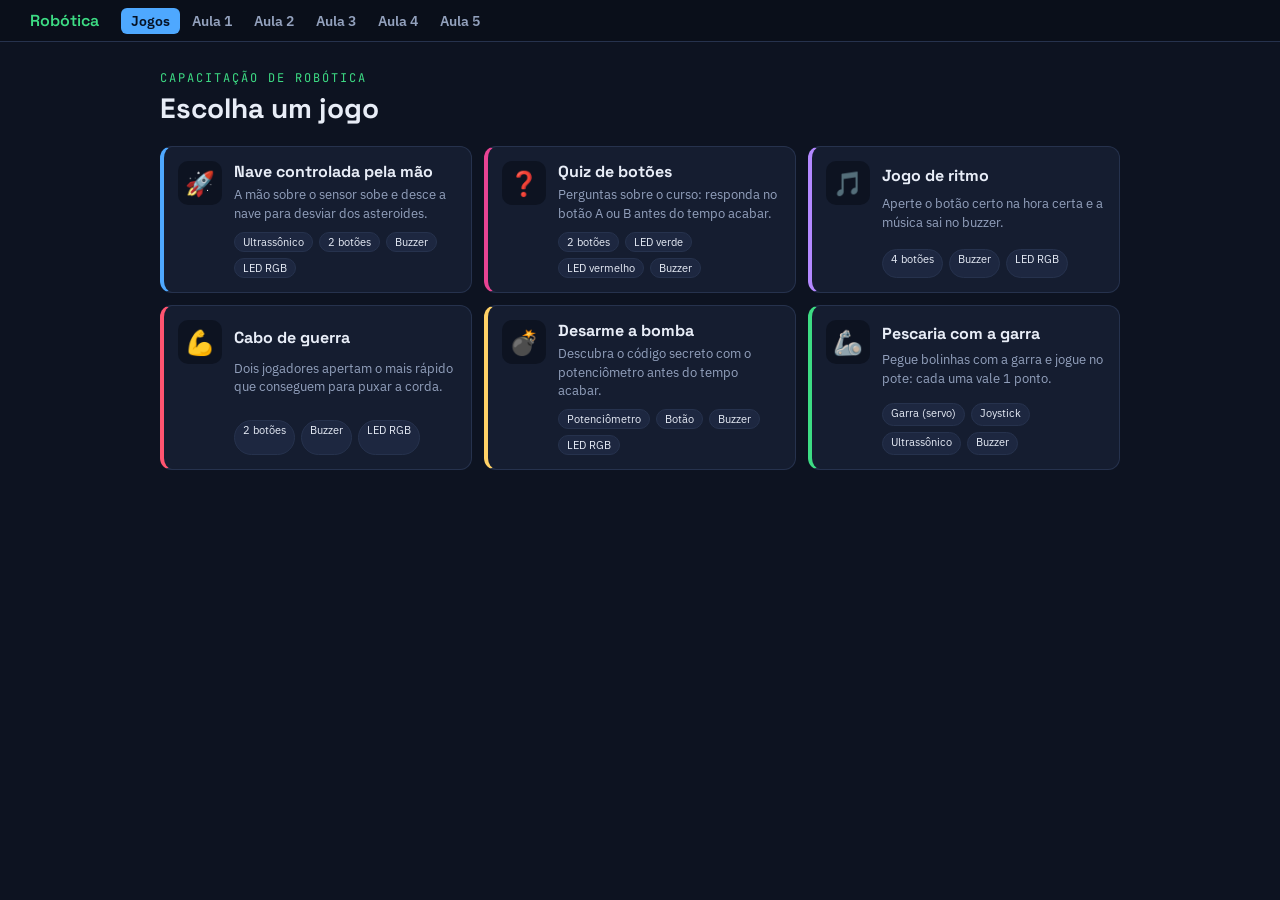
<file: index.html>
<!doctype html>
<html lang="pt-BR">
<head>
<meta charset="utf-8">
<meta name="viewport" content="width=device-width, initial-scale=1">
<link rel="preconnect" href="https://fonts.googleapis.com">
<link href="https://fonts.googleapis.com/css2?family=Space+Grotesk:wght@500;700&family=IBM+Plex+Sans:wght@400;600&family=JetBrains+Mono:wght@400;700&display=swap" rel="stylesheet">
<link rel="stylesheet" href="comum.css">
<title>Capacitação de Robótica</title>
<style>
  .capa { max-width: 1000px; margin: 0 auto; padding: 28px 20px 4px; }
  .capa .sobre { font-family: 'JetBrains Mono', monospace; color: var(--verde); letter-spacing: 2px; font-size: 12px; }
  .capa h1 { font-size: 28px; margin-top: 4px; }
  .grade { max-width: 1000px; margin: 0 auto; padding: 16px 20px 40px; display: grid; gap: 12px; grid-template-columns: repeat(auto-fill, minmax(300px, 1fr)); }
  .cartao { background: var(--painel); border: 1px solid var(--borda); border-radius: 12px; padding: 14px; display: grid; grid-template-columns: 44px 1fr; gap: 4px 12px; text-decoration: none; color: var(--texto); transition: border-color .15s, background .15s; border-left: 4px solid var(--cor); }
  .cartao:hover { border-color: var(--cor); background: #18223a; }
  .cartao .icone { font-size: 24px; width: 44px; height: 44px; border-radius: 10px; background: #0d1321; display: grid; place-items: center; grid-row: span 3; }
  .cartao h2 { font-size: 16px; align-self: center; }
  .cartao p { margin: 0; color: var(--suave); line-height: 1.45; font-size: 13px; }
  .cartao .pecas { margin-top: 4px; }
  .cartao .pecas li { font-size: 11px; padding: 2px 8px; }
</style>
</head>
<body>
<script src="comum.js"></script>
<script>document.write(menuHtml('Jogos'))</script>
<header class="capa">
  <div class="sobre">CAPACITAÇÃO DE ROBÓTICA</div>
  <h1>Escolha um jogo</h1>
</header>
<main class="grade" id="jogos"></main>
<script>
const JOGOS = [
  ['nave', '🚀', 'Nave controlada pela mão', 'A mão sobre o sensor sobe e desce a nave para desviar dos asteroides.', ['Ultrassônico', '2 botões', 'Buzzer', 'LED RGB'], '#4ea8ff'],
  ['quiz', '❓', 'Quiz de botões', 'Perguntas sobre o curso: responda no botão A ou B antes do tempo acabar.', ['2 botões', 'LED verde', 'LED vermelho', 'Buzzer'], '#e84393'],
  ['ritmo', '🎵', 'Jogo de ritmo', 'Aperte o botão certo na hora certa e a música sai no buzzer.', ['4 botões', 'Buzzer', 'LED RGB'], '#b388ff'],
  ['cabo', '💪', 'Cabo de guerra', 'Dois jogadores apertam o mais rápido que conseguem para puxar a corda.', ['2 botões', 'Buzzer', 'LED RGB'], '#ff5470'],
  ['bomba', '💣', 'Desarme a bomba', 'Descubra o código secreto com o potenciômetro antes do tempo acabar.', ['Potenciômetro', 'Botão', 'Buzzer', 'LED RGB'], '#ffd166'],
  ['pescaria', '🦾', 'Pescaria com a garra', 'Pegue bolinhas com a garra e jogue no pote: cada uma vale 1 ponto.', ['Garra (servo)', 'Joystick', 'Ultrassônico', 'Buzzer'], '#3ddc84'],
];
const cartao = ([href, icone, nome, desc, pecas, cor]) => `
  <a class="cartao" style="--cor:${cor}" href="${href.includes('.') ? href : href + '.html'}">
    <div class="icone">${icone}</div><h2>${nome}</h2><p>${desc}</p>
    <ul class="pecas">${pecas.map(p => `<li>${p}</li>`).join('')}</ul>
  </a>`;
document.getElementById('jogos').innerHTML = JOGOS.map(cartao).join('');
</script>
</body>
</html>
</file>
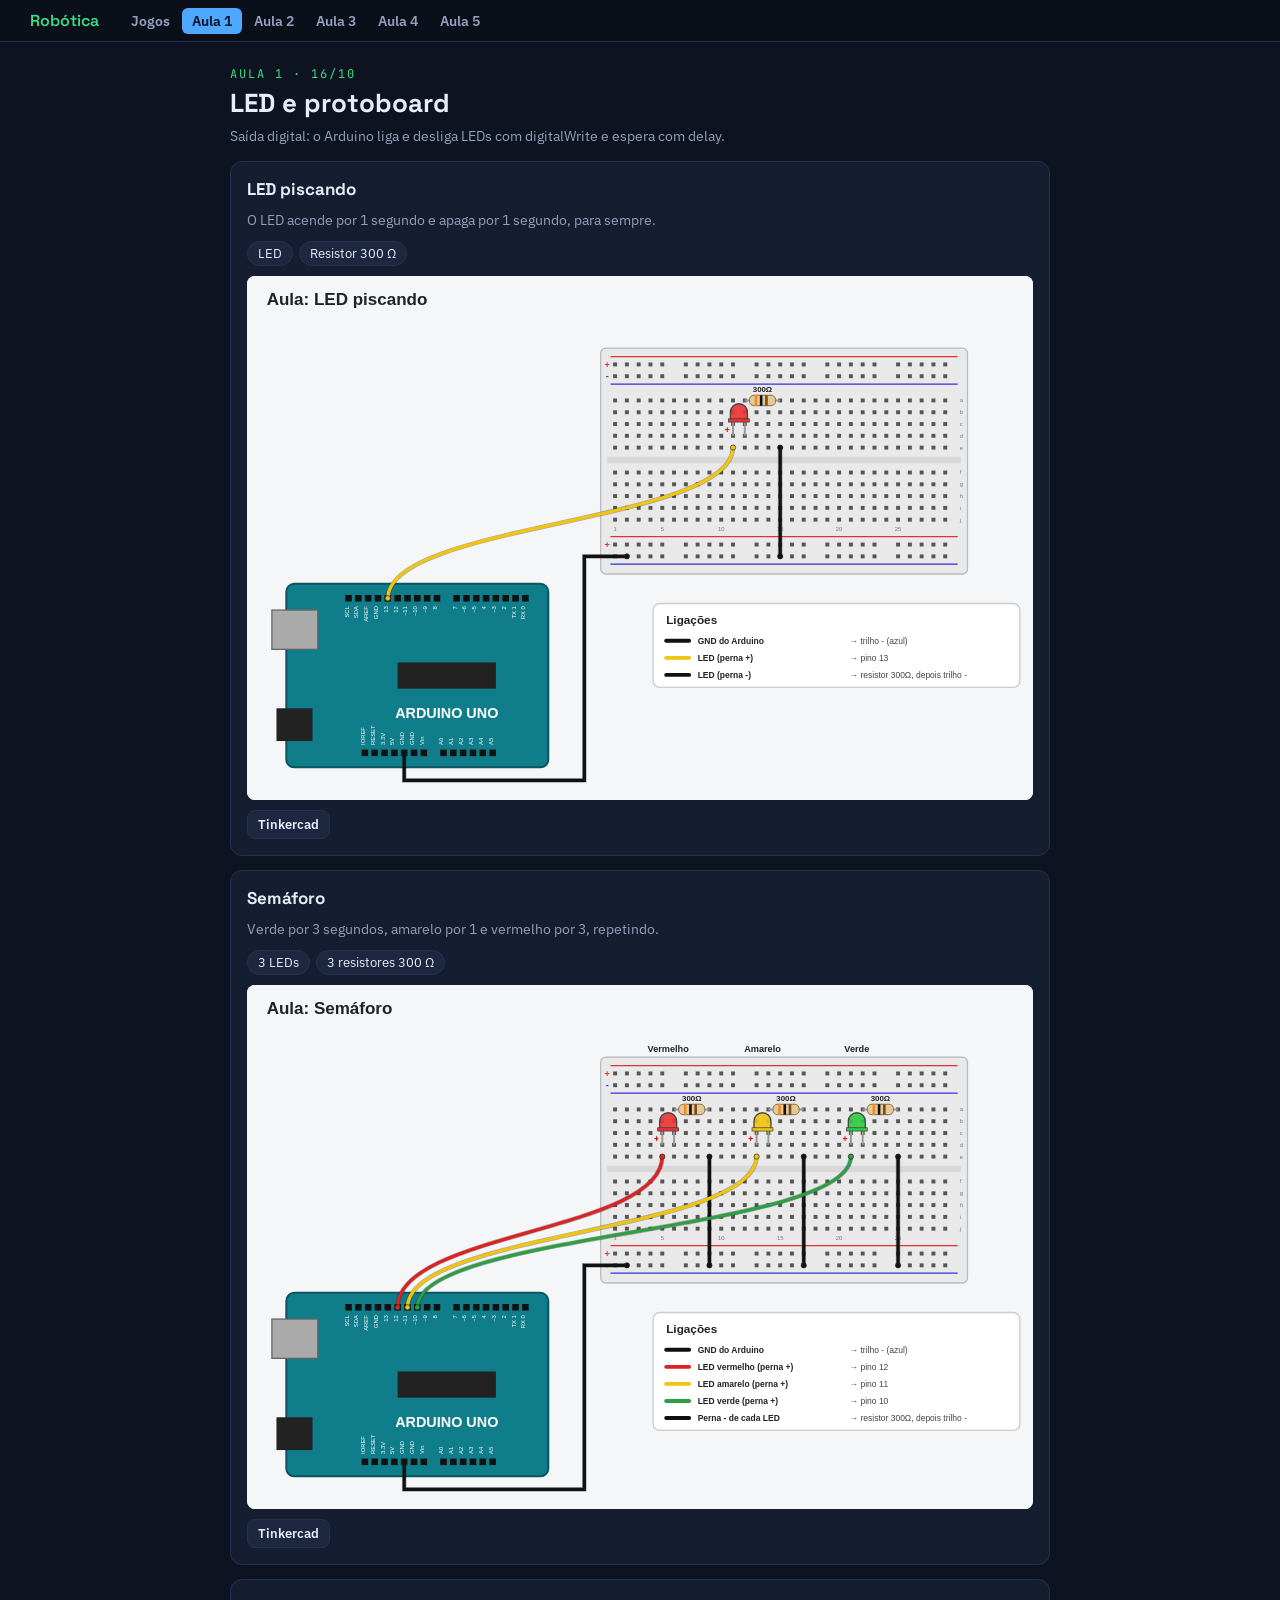
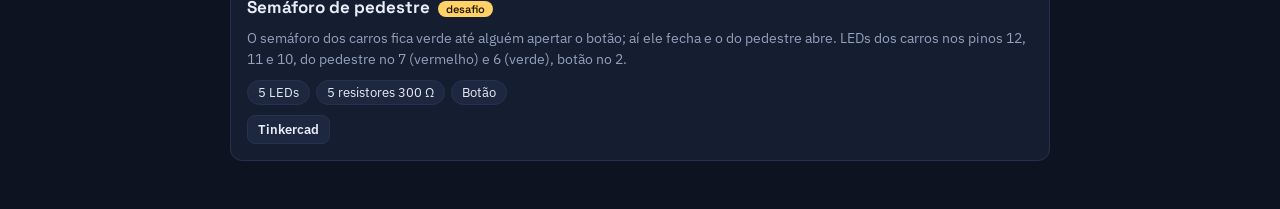
<file: aula.html>
<!doctype html>
<html lang="pt-BR">
<head>
<meta charset="utf-8">
<meta name="viewport" content="width=device-width, initial-scale=1">
<link rel="preconnect" href="https://fonts.googleapis.com">
<link href="https://fonts.googleapis.com/css2?family=Space+Grotesk:wght@500;700&family=IBM+Plex+Sans:wght@400;600&family=JetBrains+Mono:wght@400;700&display=swap" rel="stylesheet">
<link rel="stylesheet" href="comum.css">
<title>Aulas · Robótica</title>
<style>
  .aula { max-width: 860px; margin: 0 auto; padding: 24px 20px 48px; display: flex; flex-direction: column; gap: 14px; }
  .aula .sobre { font-family: 'JetBrains Mono', monospace; color: var(--verde); letter-spacing: 2px; font-size: 12px; }
  .aula h1 { font-size: 26px; margin-top: 4px; }
  .aula .tema { color: var(--suave); font-size: 14px; margin: 6px 0 0; line-height: 1.5; }
  .proj { background: var(--painel); border: 1px solid var(--borda); border-radius: 12px; padding: 16px; display: flex; flex-direction: column; gap: 10px; }
  .proj h2 { font-size: 17px; }
  .proj .tag { font-size: 11px; font-weight: 600; color: #221a00; background: var(--amarelo); border-radius: 999px; padding: 1px 8px; margin-left: 8px; vertical-align: middle; }
  .proj p { margin: 0; line-height: 1.5; font-size: 14px; color: var(--suave); }
  .proj img { width: 100%; border-radius: 8px; background: #f4f6f8; display: block; }
  .proj .links { display: flex; gap: 8px; flex-wrap: wrap; }
  .proj .links a { background: #1d2740; border: 1px solid var(--borda); border-radius: 8px; padding: 5px 10px; text-decoration: none; color: var(--texto); font-weight: 600; font-size: 13px; }
  .proj .links a:hover { border-color: var(--azul); }
  .proj details summary { cursor: pointer; font-weight: 600; color: var(--azul); font-size: 14px; }
  .proj pre { background: #0a0f1a; border: 1px solid var(--borda); border-radius: 10px; padding: 12px; overflow: auto; max-height: 420px; font-size: 13px; line-height: 1.45; margin: 8px 0 0; }
  .blocos { display: flex; flex-direction: column; gap: 8px; }
  .grupo { font-family: 'Space Grotesk', Arial, sans-serif; font-size: 15px; color: var(--suave); margin: 8px 0 -4px; text-transform: uppercase; letter-spacing: 1px; }
</style>
</head>
<body>
<script src="comum.js"></script>
<div id="menu"></div>
<main class="aula" id="aula"></main>
<script>
const TK = id => 'https://www.tinkercad.com/things/' + id;
// Cada projeto: titulo, texto, pecas, esquema (svg), codigo (.ino) ou blocos (imagens), links extras
const AULAS = {
  1: { data: '16/10', titulo: 'LED e protoboard', tema: 'Saída digital: o Arduino liga e desliga LEDs com digitalWrite e espera com delay.', projetos: [
    { titulo: 'LED piscando', texto: 'O LED acende por 1 segundo e apaga por 1 segundo, para sempre.', pecas: ['LED', 'Resistor 300 Ω'], esquema: 'aulas/01_led_piscando', codigo: 'aula1/led_piscando', links: [['Tinkercad', TK('7gEm8Jbq8td')]] },
    { titulo: 'Semáforo', texto: 'Verde por 3 segundos, amarelo por 1 e vermelho por 3, repetindo.', pecas: ['3 LEDs', '3 resistores 300 Ω'], esquema: 'aulas/02_semaforo', codigo: 'aula1/semaforo', links: [['Tinkercad', TK('5s8k3tmGoYp')]] },
    { titulo: 'Semáforo de pedestre', tag: 'desafio', texto: 'O semáforo dos carros fica verde até alguém apertar o botão; aí ele fecha e o do pedestre abre. LEDs dos carros nos pinos 12, 11 e 10, do pedestre no 7 (vermelho) e 6 (verde), botão no 2.', pecas: ['5 LEDs', '5 resistores 300 Ω', 'Botão'], codigo: 'aula1/semaforo_pedestre', links: [['Tinkercad', TK('1Vlmrn4FxMz')]] },
  ] },
  2: { data: '19/10', titulo: 'Botões e som', tema: 'Entrada digital: o Arduino lê o botão com digitalRead e toca notas no buzzer com tone.', projetos: [
    { titulo: 'Campainha', texto: 'Enquanto o botão está apertado, o buzzer toca. O botão usa INPUT_PULLUP: não precisa de resistor.', pecas: ['Botão', 'Buzzer'], esquema: 'aulas/04_campainha', codigo: 'aula2/campainha' },
    { titulo: 'Piano', texto: 'Quatro botões, quatro notas: dó, ré, mi e fá.', pecas: ['4 botões', 'Buzzer'], esquema: 'aulas/09_piano', codigo: 'aula2/piano' },
    { titulo: 'Brilha, brilha, estrelinha', texto: 'A música inteira tocando no buzzer do pino 8. Usa a mesma montagem do piano (só o buzzer).', pecas: ['Buzzer'], codigo: 'aula2/brilha_brilha' },
    { titulo: 'Genius', tag: 'extra', texto: 'Jogo da memória: os LEDs acendem numa sequência e é preciso repetir nos botões.', pecas: ['4 botões', '4 LEDs', '4 resistores 300 Ω', 'Buzzer'], esquema: 'aulas/10_genius', codigo: 'aula2/genius' },
    { titulo: 'Sensor de temperatura DHT11', tag: 'extra', texto: 'Lê a temperatura e a umidade e mostra no Monitor Serial. Precisa da biblioteca "DHT sensor library".', pecas: ['DHT11', 'Resistor 10 kΩ'], esquema: 'aulas/11_dht11', codigo: 'aula2/dht11' },
  ] },
  3: { data: '21/10', titulo: 'Luz, cor e sensores', tema: 'Entrada analógica (0 a 1023) e o alarme do Missão Impossível, montado uma peça de cada vez sem desmontar nada.', projetos: [
    { grupo: 'O alarme, arquivo por arquivo' },
    { titulo: 'Etapa 0: preparar a protoboard', texto: '5V no + de baixo, GND no − de baixo e fios ligando os trilhos de baixo aos de cima. Vale para todas as montagens daqui em diante.', esquema: 'aulas/11b_aula3_etapa0' },
    { titulo: 'Arquivo 01: potenciômetro', texto: 'O Monitor Serial mostra o valor do potenciômetro, de 0 a 1023.', pecas: ['Potenciômetro'], esquema: 'aulas/12_aula3_etapa1', codigo: 'aula3/01_potenciometro' },
    { titulo: 'Arquivo 02: brilho do LED', texto: 'O potenciômetro controla o brilho do LED.', pecas: ['LED', 'Resistor 300 Ω'], esquema: 'aulas/13_aula3_etapa2', codigo: 'aula3/02_led_brilho' },
    { titulo: 'Arquivo 03: LDR', texto: 'O LDR mede a luz; se escurecer, o LED acende.', pecas: ['LDR', 'Resistor 10 kΩ'], esquema: 'aulas/14_aula3_etapa3', codigo: 'aula3/03_ldr', links: [['Tinkercad', TK('21bJt5S1oA1')]] },
    { titulo: 'Arquivos 04 e 05: alarme com laser', texto: 'O laser aponta para o LDR. Se alguém cortar o feixe, o buzzer dispara. O botão liga e desliga o alarme.', pecas: ['Mini laser', 'Buzzer', 'Botão'], esquema: 'aulas/15_aula3_etapa5', codigo: 'aula3/05_botao_liga_desliga' },
    { titulo: 'Arquivo 06: LED RGB', texto: 'O LED RGB mostra o estado do alarme: desligado, calmo ou disparado.', pecas: ['LED RGB', '3 resistores 300 Ω'], esquema: 'aulas/16_aula3_etapa6', codigo: 'aula3/06_led_rgb' },
    { titulo: 'Arquivo 07: temperatura', texto: 'O DHT11 entra no alarme: se a sala esquentar acima do limite, ele dispara.', pecas: ['DHT11', 'Resistor 10 kΩ'], esquema: 'aulas/17_aula3_etapa7', codigo: 'aula3/07_temperatura' },
    { titulo: 'Arquivo 08: presença', tag: 'extra', texto: 'O sensor ultrassônico entra no alarme: se alguém chegar perto, ele dispara.', pecas: ['Sensor ultrassônico'], esquema: 'aulas/18_aula3_etapa8', codigo: 'aula3/08_ultrassonico' },
    { grupo: 'Desafios (usam a montagem do alarme)' },
    { titulo: 'Sirene', texto: 'O alarme alterna entre dois tons, como uma sirene.', codigo: 'aula3/09_desafio_sirene' },
    { titulo: 'Cores', texto: 'Com o alarme calmo, o LED RGB mostra uma cor misturada.', codigo: 'aula3/10_desafio_cores' },
    { titulo: 'Música do Missão Impossível', texto: 'A música tocando no buzzer, nota por nota.', codigo: 'aula3/11_desafio_musica' },
    { titulo: 'Termômetro colorido', texto: 'O LED RGB mostra a temperatura: azul frio, verde ok, vermelho quente.', codigo: 'aula3/13_desafio_termometro' },
    { titulo: 'Instrumento de um botão', texto: 'Segurando o botão, o buzzer toca; o potenciômetro escolhe a nota.', codigo: 'aula3/14_desafio_theremin' },
    { titulo: 'Luz noturna', texto: 'Quanto mais escuro no LDR, mais forte o LED.', codigo: 'aula3/15_desafio_luz_noturna' },
    { titulo: 'Cor no potenciômetro', texto: 'Girando o potenciômetro, o LED RGB vai do azul ao vermelho.', codigo: 'aula3/16_desafio_cor_girando' },
    { titulo: 'Botão de cores', texto: 'Cada aperto do botão troca a cor do LED RGB.', codigo: 'aula3/17_desafio_botao_cores' },
  ] },
  4: { data: '28/10', titulo: 'Distância e movimento', tema: 'Sensor ultrassônico (distância pelo eco) e servo motor (ir até um ângulo), com programação em blocos no Tinkercad.', projetos: [
    { titulo: 'Radar', texto: 'O servo gira o sensor de 15 a 165 graus e a tela desenha os objetos. O buzzer apita quando o feixe passa por um objeto.', pecas: ['Servo', 'Sensor ultrassônico', 'Buzzer'], esquema: 'aulas/43_aula4_etapa3', blocos: ['aula4/radar'], links: [['Tinkercad para montar', TK('cL28PivlSvx')], ['Tela do radar', 'radar.html']] },
    { titulo: 'Sensor de ré', texto: 'Três LEDs mostram se o objeto está longe (verde), perto (amarelo) ou muito perto (vermelho), com bip.', pecas: ['Sensor ultrassônico', '3 LEDs', '3 resistores 300 Ω', 'Buzzer'], esquema: 'aulas/44_aula4_sensor_re', blocos: ['aula4/sensor_re'], links: [['Tinkercad para montar', TK('9xckcBXKCl0')], ['Tela do sensor de ré', 'sensor-re.html']] },
    { titulo: 'Garra com joystick', texto: 'O joystick abre e fecha a garra montada no servo. Monte a garra com o servo parado em 60 graus (fechada); aberta é 150.', pecas: ['Servo com a garra', 'Joystick'], esquema: 'aulas/45_aula4_garra', blocos: ['aula4/garra'], links: [['Tinkercad para montar', TK('1joqnIWhsd8')]] },
  ] },
  5: { data: '30/10', titulo: 'Display e jogos', tema: 'Display de 7 segmentos mostrando os números de 0 a 9, e os jogos com tela no computador.', projetos: [
    { titulo: 'Display 0 a 9', texto: 'Sete LEDs em forma de 8: acendendo uns e apagando outros, aparece um número. Os blocos contam de 0 a 3; continuar até o 9 é o desafio.', pecas: ['Display de 7 segmentos', 'Resistor 300 Ω'], esquema: 'display', links: [['Abrir a página do display', 'display.html']] },
    { titulo: 'Os 6 jogos', texto: 'Nave, quiz, ritmo, cabo de guerra, desarme a bomba e pescaria com a garra, cada um com montagem e tela.', links: [['Ver os jogos', './']] },
  ] },
};

function mostrar() {
  const n = Number(location.hash.slice(1)) || 1;
  const a = AULAS[n] || AULAS[1];
  document.getElementById('menu').innerHTML = menuHtml('Aula ' + n);
  document.title = `Aula ${n} · Robótica`;
  const el = document.getElementById('aula');
  el.innerHTML = `<header><div class="sobre">AULA ${n} · ${a.data}</div><h1>${a.titulo}</h1><p class="tema">${a.tema}</p></header>` +
    a.projetos.map((p, i) => p.grupo ? `<h2 class="grupo">${p.grupo}</h2>` : `
    <section class="proj">
      <h2>${p.titulo}${p.tag ? `<span class="tag">${p.tag}</span>` : ''}</h2>
      <p>${p.texto}</p>
      ${p.pecas ? `<ul class="pecas">${p.pecas.map(x => `<li>${x}</li>`).join('')}</ul>` : ''}
      ${p.esquema ? `<a href="esquemas/${p.esquema}.svg" target="_blank"><img src="esquemas/${p.esquema}.svg" alt="Montagem: ${p.titulo}" loading="lazy"></a>` : ''}
      ${p.blocos ? `<div class="blocos">${p.blocos.map(b => `<img src="blocos/${b}.png" alt="Blocos: ${p.titulo}" loading="lazy">`).join('')}</div>` : ''}
      ${p.links ? `<div class="links">${p.links.map(([t, h]) => `<a href="${h}"${h.startsWith('http') ? ' target="_blank"' : ''}>${t}</a>`).join('')}</div>` : ''}
    </section>`).join('');
  scrollTo(0, 0);
}
addEventListener('hashchange', mostrar);
mostrar();
</script>
</body>
</html>
</file>
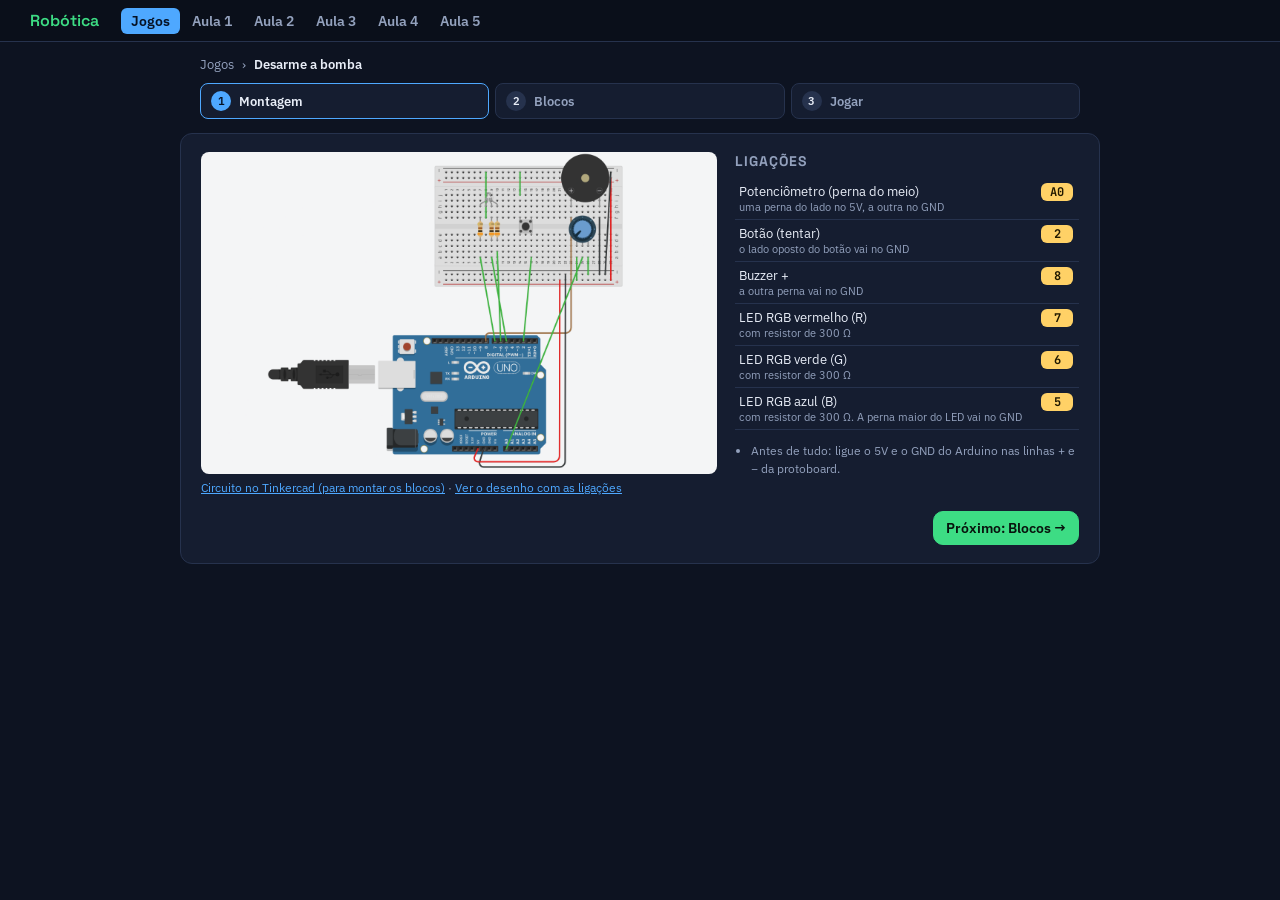
<file: bomba.html>
<!doctype html>
<html lang="pt-BR">
<head>
<meta charset="utf-8">
<meta name="viewport" content="width=device-width, initial-scale=1">
<link rel="preconnect" href="https://fonts.googleapis.com">
<link href="https://fonts.googleapis.com/css2?family=Space+Grotesk:wght@500;700&family=IBM+Plex+Sans:wght@400;600&family=JetBrains+Mono:wght@400;700&display=swap" rel="stylesheet">
<link rel="stylesheet" href="comum.css">
<title>Robótica</title>
</head>
<body>
<script src="comum.js"></script>
<script>
montarPagina({
  id: 'bomba',
  tinkercad: 'https://www.tinkercad.com/things/dgJqslTmTUx',
  titulo: 'Desarme a bomba',
  descricao: 'A bomba tem um código secreto de 4 números. Gire o potenciômetro para escolher o número (0 a 9) e aperte o botão para tentar. Errou, a tela diz se o certo é maior ou menor e o relógio perde 5 segundos. O buzzer faz o tique-taque, que acelera no final, e o LED pisca junto. Descubra os 4 números antes do tempo acabar!',
  pecas: ['Potenciômetro', 'Botão', 'Buzzer', 'LED RGB', '3 resistores 300 Ω'],
  ligacoes: [
    ['Potenciômetro (perna do meio)', 'A0', 'uma perna do lado no 5V, a outra no GND'],
    ['Botão (tentar)', '2', 'o lado oposto do botão vai no GND'],
    ['Buzzer +', '8', 'a outra perna vai no GND'],
    ['LED RGB vermelho (R)', '7', 'com resistor de 300 Ω'],
    ['LED RGB verde (G)', '6', 'com resistor de 300 Ω'],
    ['LED RGB azul (B)', '5', 'com resistor de 300 Ω. A perna maior do LED vai no GND'],
  ],
  teclado: 'Sem Arduino: mouse para os lados escolhe o número, espaço tenta',
  teclas: { ' ': 'B1' },
});

const DIGITOS = 4, TEMPO = 60, MULTA = 5;
let estado = 'parado';   // parado, jogando, desarmou, explodiu
musica([220, 0, 0, 233, 220, 0, 0, 0, 220, 0, 0, 262, 247, 0, 0, 0], () => estado === 'jogando', 180);
let codigo = [], certos = 0, numero = 0, restante = TEMPO, proximoTique = 0;
let dica = '', dicaT = 0, tentativas = 0, flash = 0, fimEm = 0, girar = 0;

Arduino.aoReceber = linha => {
  if (linha === 'B1') return tentar();
  // aceita P512, p512, P 512 ou 512 sozinho (se o bloco do P ficou com nova linha, o número chega na linha de baixo)
  const valor = linha.match(/^P?\s*:?\s*(\d+)/i);
  if (valor) numero = Math.min(9, Math.floor(Number(valor[1]) / 1024 * 10));
};
document.addEventListener('mousemove', e => {
  if (Arduino.escritor) return;
  numero = Math.min(9, Math.max(0, Math.floor(e.clientX / innerWidth * 10)));
});

function comecar() {
  codigo = Array.from({ length: DIGITOS }, () => Math.floor(Math.random() * 10));
  certos = 0; restante = TEMPO; proximoTique = TEMPO; tentativas = 0; dica = ''; estado = 'jogando';
}
function tentar() {
  if (estado !== 'jogando') { if (estado === 'parado' || performance.now() - fimEm > 2000) comecar(); return; }
  tentativas++;
  if (numero === codigo[certos]) {
    certos++; dica = 'CERTO!'; dicaT = 1.2;
    Arduino.enviar('a'); som(1300, 120);
    if (certos === DIGITOS) {
      estado = 'desarmou'; fimEm = performance.now();
      recorde('bomba', Math.round(restante * 10));
      Arduino.enviar('f'); ledDaTela('g'); som(1568, 400);
    }
  } else {
    restante -= MULTA;
    dica = numero < codigo[certos] ? 'É MAIOR ▲' : 'É MENOR ▼'; dicaT = 2;
    Arduino.enviar('e'); som(300, 250);
  }
}

function painelDigito(ctx, x, y, w, h, valor, cor, borda, s, fantasma = true) {
  ctx.fillStyle = '#0a0f1a'; ctx.strokeStyle = borda; ctx.lineWidth = 4 * s;
  ctx.beginPath(); ctx.roundRect(x, y, w, h, 14 * s); ctx.fill(); ctx.stroke();
  ctx.font = `700 ${h * 0.7}px 'JetBrains Mono', monospace`; ctx.textAlign = 'center'; ctx.textBaseline = 'middle';
  if (fantasma) ctx.fillStyle = '#1b2236', ctx.fillText('8', x + w / 2, y + h / 2 + 4 * s);  // segmentos apagados ao fundo
  ctx.fillStyle = cor; ctx.fillText(valor, x + w / 2, y + h / 2 + 4 * s);
}

let antes = performance.now();
function quadro(agora) {
  requestAnimationFrame(quadro);
  const dt = Math.min(0.1, (agora - antes) / 1000); antes = agora;
  const { ctx, W, H, s } = prepararTela();
  flash = Math.max(0, flash - dt);
  ctx.fillStyle = estado === 'explodiu' && flash > 0 ? `rgba(255,${120 - flash * 100},60,1)` : '#0d1321';
  ctx.fillRect(0, 0, W, H);

  if (estado === 'jogando') {
    restante -= dt;
    // tique-taque: 1 por segundo, 2 nos últimos 10 s, 4 nos últimos 5 s
    if (restante <= proximoTique) {
      Arduino.enviar('t'); som(2000, 15);  // o 6 no Arduino já pisca o LED amarelo
      ledDaTela('y'); setTimeout(() => ledDaTela('o'), 80);
      proximoTique -= restante > 10 ? 1 : restante > 5 ? 0.5 : 0.25;
    }
    if (restante <= 0) {
      restante = 0; estado = 'explodiu'; flash = 1.2; fimEm = performance.now();
      Arduino.enviar('x'); ledDaTela('r'); som(80, 900);
    }
  }
  dicaT -= dt;
  const tremor = estado === 'explodiu' && flash > 0 ? (Math.random() - 0.5) * 30 * s * flash : 0;
  ctx.save(); ctx.translate(tremor, tremor);

  // bomba: corpo, pavio e painel do relógio
  const cx = W / 2, top = H * 0.08, pw = Math.min(W * 0.8, 820 * s), ph = Math.min(H * 0.82, 560 * s);
  const px = cx - pw / 2;
  ctx.fillStyle = '#2a2f3d'; ctx.strokeStyle = '#444b60'; ctx.lineWidth = 6 * s;
  ctx.beginPath(); ctx.roundRect(px, top, pw, ph, 30 * s); ctx.fill(); ctx.stroke();
  // fios coloridos
  ['#ff5470', '#4ea8ff', '#ffd166', '#3ddc84'].forEach((cor, i) => {
    ctx.strokeStyle = cor; ctx.lineWidth = 8 * s;
    ctx.beginPath(); ctx.moveTo(px + 40 * s, top + 60 * s + i * 22 * s);
    ctx.bezierCurveTo(px + 120 * s, top + 20 * s + i * 30 * s, px + pw - 120 * s, top + 120 * s - i * 20 * s, px + pw - 40 * s, top + 60 * s + i * 22 * s);
    ctx.stroke();
  });
  // relógio
  const seg = Math.max(0, restante);
  const tempoTxt = `${String(Math.floor(seg / 60)).padStart(2, '0')}:${String(Math.floor(seg % 60)).padStart(2, '0')}`;
  const rw = pw * 0.6, rh = ph * 0.24, rx = cx - rw / 2, ry = top + ph * 0.3;
  painelDigito(ctx, rx, ry, rw, rh, '', '#ff3355', '#5a1020', s, false);
  ctx.font = `700 ${rh * 0.75}px 'JetBrains Mono', monospace`; ctx.textAlign = 'center'; ctx.textBaseline = 'middle';
  ctx.fillStyle = '#2a0d14'; ctx.fillText('88:88', cx, ry + rh / 2 + 4 * s);
  ctx.fillStyle = seg <= 10 && Math.floor(seg * 4) % 2 ? '#ff8899' : '#ff3355'; ctx.fillText(tempoTxt, cx, ry + rh / 2 + 4 * s);

  // dígitos do código
  const dw = Math.min(110 * s, pw / 6), dh = dw * 1.35, gap = 22 * s;
  const dx0 = cx - (DIGITOS * dw + (DIGITOS - 1) * gap) / 2, dy = ry + rh + 40 * s;
  for (let i = 0; i < DIGITOS; i++) {
    const x = dx0 + i * (dw + gap);
    if (i < certos) painelDigito(ctx, x, dy, dw, dh, String(codigo[i]), '#3ddc84', '#3ddc84', s);
    else if (i === certos && estado === 'jogando') painelDigito(ctx, x, dy, dw, dh, String(numero), '#ffd166', '#ffd166', s);
    else painelDigito(ctx, x, dy, dw, dh, estado === 'explodiu' ? String(codigo[i]) : '', '#ff5470', '#444b60', s);
  }
  ctx.restore();

  if (dicaT > 0) texto(ctx, dica, cx, top + ph + 50 * s, 46 * s, dica === 'CERTO!' ? '#3ddc84' : '#ffd166');
  if (estado === 'parado') {
    ctx.fillStyle = 'rgba(13,19,33,.85)'; ctx.fillRect(0, 0, W, H);
    texto(ctx, 'DESARME A BOMBA', W / 2, H / 2 - 80 * s, 72 * s, '#ff5470');
    texto(ctx, `Descubra o código de ${DIGITOS} números em ${TEMPO} segundos`, W / 2, H / 2 - 10 * s, 28 * s, '#fff', 'center', 500);
    texto(ctx, 'Gire o potenciômetro e aperte o botão. A tela avisa se é maior ou menor.', W / 2, H / 2 + 30 * s, 22 * s, '#93a1bd', 'center', 500);
    texto(ctx, 'Aperte o botão para começar', W / 2, H / 2 + 90 * s, 26 * s, '#ffd166', 'center', 500);
    texto(ctx, `Número no potenciômetro: ${numero}`, W / 2, H / 2 + 140 * s, 26 * s, '#fff', 'center', 500);
  }
  if (estado === 'desarmou') {
    ctx.fillStyle = 'rgba(10,40,25,.85)'; ctx.fillRect(0, 0, W, H);
    texto(ctx, 'BOMBA DESARMADA!', W / 2, H / 2 - 60 * s, 76 * s, '#3ddc84');
    texto(ctx, `sobraram ${Math.round(restante)} segundos · ${tentativas} tentativas · recorde ${recorde('bomba', 0)} pontos`, W / 2, H / 2 + 10 * s, 26 * s, '#fff', 'center', 500);
    texto(ctx, 'Aperte o botão para jogar de novo', W / 2, H / 2 + 70 * s, 24 * s, '#ffd166', 'center', 500);
  }
  if (estado === 'explodiu' && flash <= 0) {
    ctx.fillStyle = 'rgba(40,8,12,.8)'; ctx.fillRect(0, 0, W, H);
    texto(ctx, 'BUM!', W / 2, H / 2 - 60 * s, 120 * s, '#ff5470');
    texto(ctx, `o código era ${codigo.join(' ')}`, W / 2, H / 2 + 30 * s, 30 * s, '#fff', 'center', 500);
    texto(ctx, 'Aperte o botão para tentar de novo', W / 2, H / 2 + 80 * s, 24 * s, '#ffd166', 'center', 500);
  }
}
requestAnimationFrame(quadro);
</script>
</body>
</html>
</file>
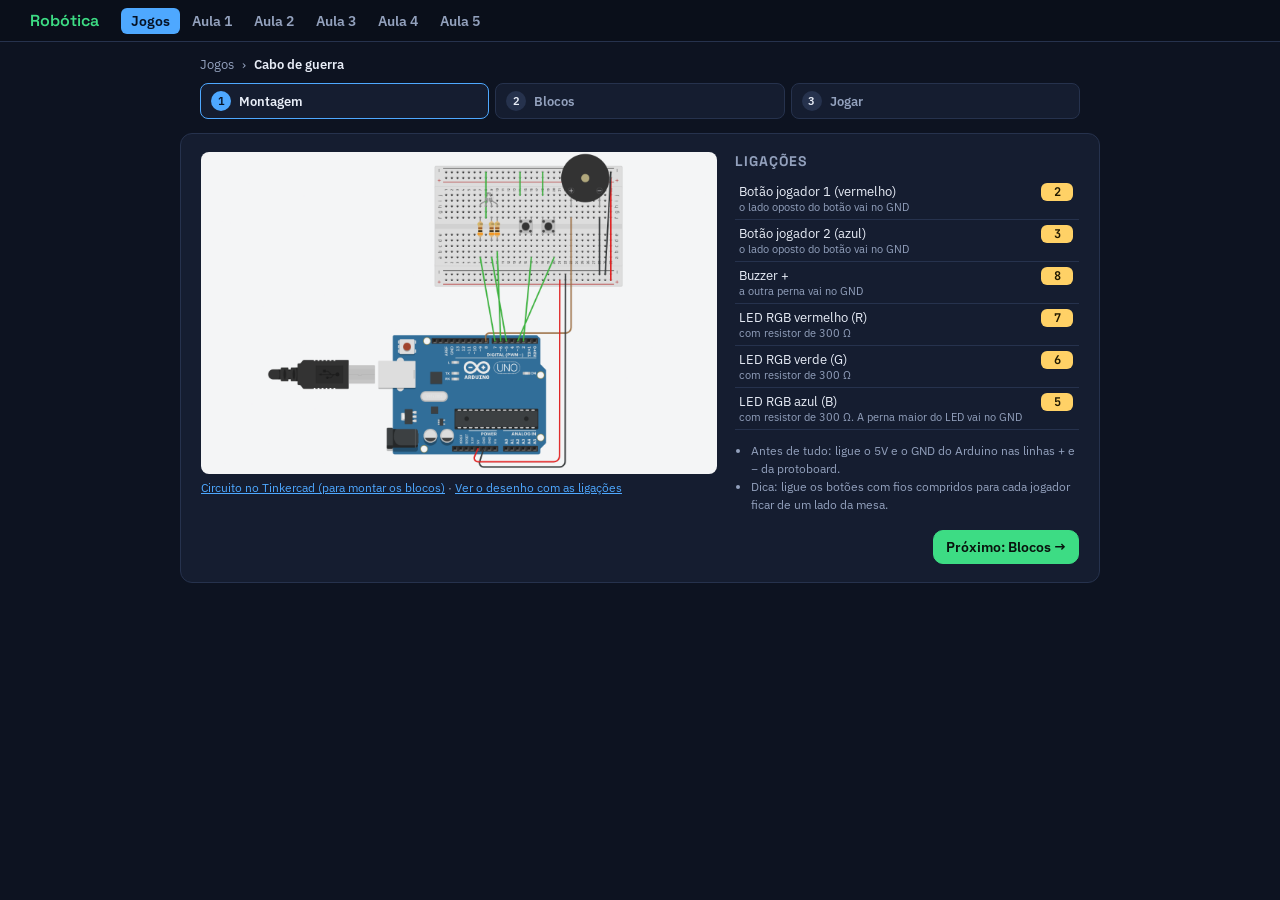
<file: cabo.html>
<!doctype html>
<html lang="pt-BR">
<head>
<meta charset="utf-8">
<meta name="viewport" content="width=device-width, initial-scale=1">
<link rel="preconnect" href="https://fonts.googleapis.com">
<link href="https://fonts.googleapis.com/css2?family=Space+Grotesk:wght@500;700&family=IBM+Plex+Sans:wght@400;600&family=JetBrains+Mono:wght@400;700&display=swap" rel="stylesheet">
<link rel="stylesheet" href="comum.css">
<title>Robótica</title>
</head>
<body>
<script src="comum.js"></script>
<script>
montarPagina({
  id: 'cabo',
  tinkercad: 'https://www.tinkercad.com/things/8fWVSXWNL3z',
  titulo: 'Cabo de guerra',
  descricao: 'Dois jogadores, um botão para cada. Depois do "JÁ!", aperte o mais rápido que conseguir: cada aperto puxa a corda para o seu lado. Quem trouxer a bandeira até a sua linha ganha a rodada. Ganha o jogo quem vencer 2 rodadas. O LED mostra a cor de quem está ganhando.',
  pecas: ['2 botões', 'Buzzer', 'LED RGB', '3 resistores 300 Ω'],
  ligacoes: [
    ['Botão jogador 1 (vermelho)', '2', 'o lado oposto do botão vai no GND'],
    ['Botão jogador 2 (azul)', '3', 'o lado oposto do botão vai no GND'],
    ['Buzzer +', '8', 'a outra perna vai no GND'],
    ['LED RGB vermelho (R)', '7', 'com resistor de 300 Ω'],
    ['LED RGB verde (G)', '6', 'com resistor de 300 Ω'],
    ['LED RGB azul (B)', '5', 'com resistor de 300 Ω. A perna maior do LED vai no GND'],
  ],
  passosExtras: ['Dica: ligue os botões com fios compridos para cada jogador ficar de um lado da mesa.'],
  teclado: 'Sem Arduino: tecla A (jogador 1) e tecla L (jogador 2)',
  teclas: { a: 'B1', l: 'B2' },
});

const PUXAO = 0.045;        // quanto cada aperto anda (1 = chegou na linha)
const VERMELHO = '#ff5470', AZUL = '#4ea8ff';
let estado = 'parado';      // parado, contagem, puxando, rodada, campeao
musica([392, 392, 523, 0, 392, 392, 587, 0, 392, 392, 659, 587, 523, 0, 494, 0], () => estado === 'puxando', 150);
let pos = 0, vitorias = [0, 0], contagem = 0, rodada = 0, liderAntes = '';
let cliques = [[], []], ganhador = -1, tremer = 0, fimEm = 0;

function novaRodada() {
  pos = 0; contagem = 3.99; estado = 'contagem'; rodada++; liderAntes = ''; cliques = [[], []];
  Arduino.enviar('o');
}
function comecar() { vitorias = [0, 0]; rodada = 0; novaRodada(); }

function puxar(j) {
  if (estado === 'parado' || (estado === 'campeao' && performance.now() - fimEm > 2500)) return comecar();
  if (estado !== 'puxando') return;
  pos += j === 0 ? -PUXAO : PUXAO;
  cliques[j].push(performance.now());
  tremer = 0.15;
  const lider = pos < -0.05 ? 'r' : pos > 0.05 ? 'b' : 'y';
  if (lider !== liderAntes) { Arduino.enviar(lider); liderAntes = lider; }
  if (Math.abs(pos) >= 1) {
    ganhador = pos < 0 ? 0 : 1;
    vitorias[ganhador]++;
    Arduino.enviar('f'); som(988, 400);
    estado = vitorias[ganhador] >= 2 ? 'campeao' : 'rodada';
    if (estado === 'rodada') setTimeout(novaRodada, 2500);
    else { fimEm = performance.now(); recorde('cabo', 0); }
  }
}
Arduino.aoReceber = linha => {
  if (linha === 'B1') puxar(0);
  if (linha === 'B2') puxar(1);
};

function boneco(ctx, x, y, cor, lado, s, inclina) {
  ctx.strokeStyle = cor; ctx.lineWidth = 7 * s; ctx.lineCap = 'round';
  ctx.save(); ctx.translate(x, y); ctx.rotate(lado * inclina);
  ctx.beginPath(); ctx.arc(0, -86 * s, 16 * s, 0, 7); ctx.stroke();
  ctx.beginPath(); ctx.moveTo(0, -70 * s); ctx.lineTo(0, -20 * s);
  ctx.moveTo(0, -55 * s); ctx.lineTo(-lado * 30 * s, -40 * s);
  ctx.moveTo(0, -20 * s); ctx.lineTo(-lado * 18 * s, 18 * s);
  ctx.moveTo(0, -20 * s); ctx.lineTo(lado * 14 * s, 18 * s); ctx.stroke();
  ctx.restore();
}

let antes = performance.now();
function quadro(agora) {
  requestAnimationFrame(quadro);
  const dt = Math.min(0.1, (agora - antes) / 1000); antes = agora;
  const { ctx, W, H, s } = prepararTela();
  ctx.fillStyle = '#0d1321'; ctx.fillRect(0, 0, W, H);
  // metade de cada time
  ctx.fillStyle = 'rgba(255,84,112,.08)'; ctx.fillRect(0, 0, W / 2, H);
  ctx.fillStyle = 'rgba(78,168,255,.08)'; ctx.fillRect(W / 2, 0, W / 2, H);

  const cy = H * 0.55, meio = W / 2, alcance = W * 0.3;
  const dx = pos * alcance + (tremer > 0 ? (Math.random() - 0.5) * 6 * s : 0);
  tremer -= dt;
  // linhas de chegada e do meio
  ctx.setLineDash([12 * s, 10 * s]); ctx.lineWidth = 3 * s;
  ctx.strokeStyle = VERMELHO; ctx.beginPath(); ctx.moveTo(meio - alcance, cy - 140 * s); ctx.lineTo(meio - alcance, cy + 60 * s); ctx.stroke();
  ctx.strokeStyle = AZUL; ctx.beginPath(); ctx.moveTo(meio + alcance, cy - 140 * s); ctx.lineTo(meio + alcance, cy + 60 * s); ctx.stroke();
  ctx.strokeStyle = '#93a1bd'; ctx.beginPath(); ctx.moveTo(meio, cy - 140 * s); ctx.lineTo(meio, cy + 60 * s); ctx.stroke();
  ctx.setLineDash([]);
  // corda
  ctx.strokeStyle = '#c8a26b'; ctx.lineWidth = 10 * s;
  ctx.beginPath(); ctx.moveTo(W * 0.04, cy - 40 * s); ctx.lineTo(W * 0.96, cy - 40 * s); ctx.stroke();
  // bonecos: três de cada lado, presos na corda
  const inclina = 0.25 + Math.min(0.2, Math.abs(pos) * 0.2);
  for (let i = 0; i < 3; i++) {
    boneco(ctx, meio + dx - alcance - 40 * s - i * 70 * s, cy + 20 * s, VERMELHO, 1, s, -inclina);
    boneco(ctx, meio + dx + alcance + 40 * s + i * 70 * s, cy + 20 * s, AZUL, -1, s, inclina);
  }
  // bandeira no meio da corda
  ctx.fillStyle = '#ffd166';
  ctx.fillRect(meio + dx - 3 * s, cy - 110 * s, 6 * s, 80 * s);
  ctx.beginPath(); ctx.moveTo(meio + dx, cy - 110 * s); ctx.lineTo(meio + dx + 50 * s, cy - 92 * s); ctx.lineTo(meio + dx, cy - 74 * s); ctx.fill();

  // placar
  const vel = j => cliques[j].filter(t => performance.now() - t < 1000).length;
  texto(ctx, 'JOGADOR 1', W * 0.2, 50 * s, 28 * s, VERMELHO);
  texto(ctx, 'JOGADOR 2', W * 0.8, 50 * s, 28 * s, AZUL);
  texto(ctx, '●'.repeat(vitorias[0]) + '○'.repeat(2 - vitorias[0]), W * 0.2, 95 * s, 34 * s, VERMELHO);
  texto(ctx, '●'.repeat(vitorias[1]) + '○'.repeat(2 - vitorias[1]), W * 0.8, 95 * s, 34 * s, AZUL);
  if (estado === 'puxando') {
    texto(ctx, `${vel(0)} por segundo`, W * 0.2, H - 50 * s, 22 * s, '#93a1bd', 'center', 500);
    texto(ctx, `${vel(1)} por segundo`, W * 0.8, H - 50 * s, 22 * s, '#93a1bd', 'center', 500);
  }
  texto(ctx, rodada ? `Rodada ${rodada}` : '', W / 2, 50 * s, 24 * s, '#93a1bd', 'center', 500);

  if (estado === 'contagem') {
    const antesN = Math.ceil(contagem);
    contagem -= dt;
    if (Math.ceil(contagem) < antesN && contagem > 0) { Arduino.enviar('t'); som(1000, 60); }
    if (contagem <= 0) { estado = 'puxando'; Arduino.enviar('a'); Arduino.enviar('y'); som(1600, 300); }
    texto(ctx, contagem > 3 ? 'Preparar...' : String(Math.ceil(contagem)), W / 2, H * 0.25, 90 * s, '#fff');
  }
  if (estado === 'puxando' && performance.now() % 1000 < 600 && cliques[0].length + cliques[1].length < 3) texto(ctx, 'JÁ!', W / 2, H * 0.25, 90 * s, '#3ddc84');
  if (estado === 'rodada') texto(ctx, `Jogador ${ganhador + 1} ganhou a rodada!`, W / 2, H * 0.22, 52 * s, ganhador ? AZUL : VERMELHO);
  if (estado === 'campeao') {
    texto(ctx, `JOGADOR ${ganhador + 1} VENCEU!`, W / 2, H * 0.2, 70 * s, ganhador ? AZUL : VERMELHO);
    texto(ctx, 'Aperte um botão para jogar de novo', W / 2, H * 0.2 + 60 * s, 24 * s, '#ffd166', 'center', 500);
  }
  if (estado === 'parado') {
    texto(ctx, 'CABO DE GUERRA', W / 2, H * 0.2, 70 * s, '#fff');
    texto(ctx, 'Aperte um botão para começar · ganha quem vencer 2 rodadas', W / 2, H * 0.2 + 60 * s, 24 * s, '#ffd166', 'center', 500);
  }
}
requestAnimationFrame(quadro);
</script>
</body>
</html>
</file>
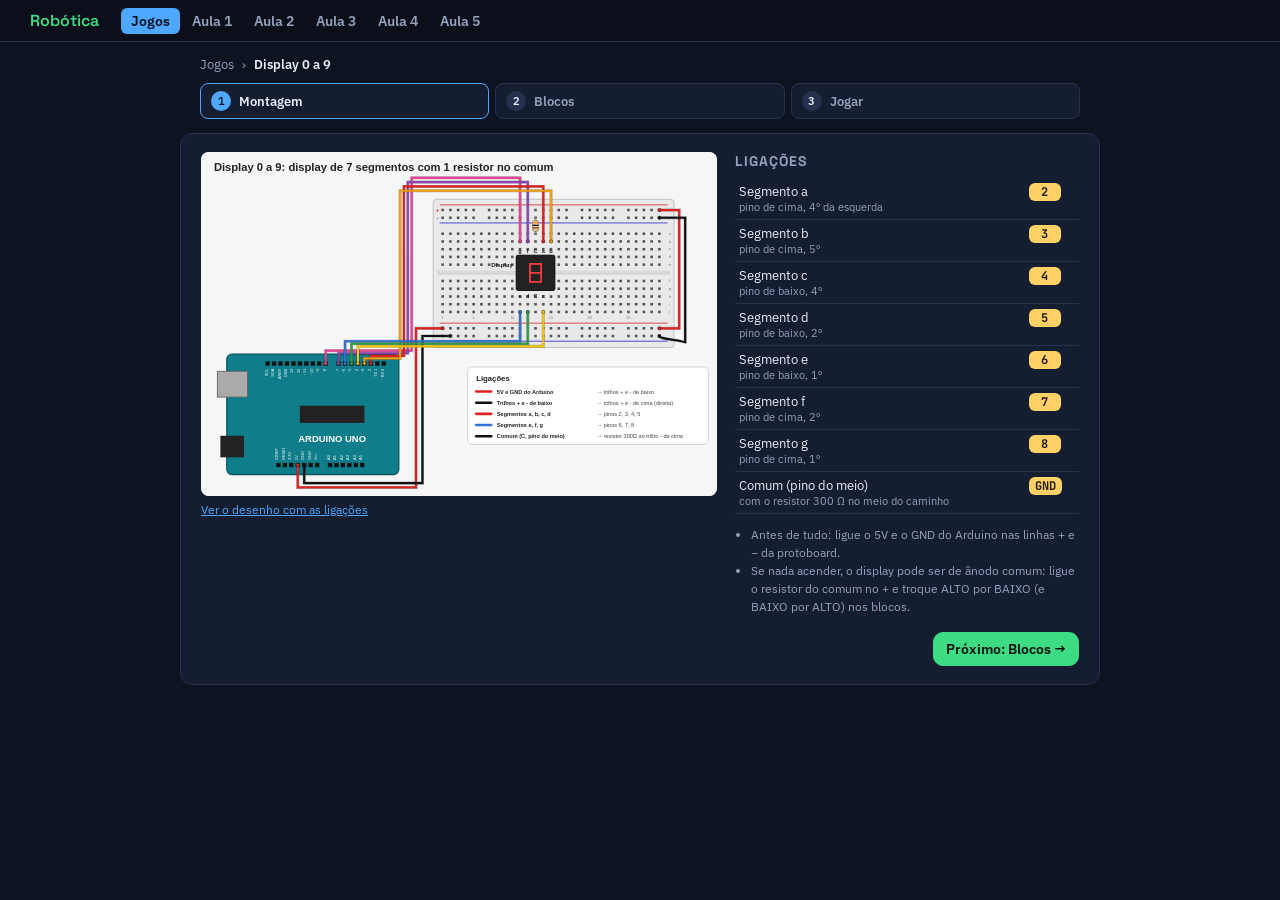
<file: display.html>
<!doctype html>
<html lang="pt-BR">
<head>
<meta charset="utf-8">
<meta name="viewport" content="width=device-width, initial-scale=1">
<link rel="preconnect" href="https://fonts.googleapis.com">
<link href="https://fonts.googleapis.com/css2?family=Space+Grotesk:wght@500;700&family=IBM+Plex+Sans:wght@400;600&family=JetBrains+Mono:wght@400;700&display=swap" rel="stylesheet">
<link rel="stylesheet" href="comum.css">
<title>Robótica</title>
</head>
<body>
<script src="comum.js"></script>
<script>
montarPagina({
  id: 'display',
  imagem: 'esquemas/display.svg',
  semBotao: true,
  titulo: 'Display 0 a 9',
  descricao: 'O display de 7 segmentos é formado por 7 LEDs compridos (os segmentos a até g). Acendendo alguns e apagando outros, aparece um número. Os blocos contam de 0 a 3, um número por segundo, e a tela mostra o mesmo número. Desafio: continuar até o 9.',
  pecas: ['Display de 7 segmentos', '1 resistor 300 Ω'],
  ligacoes: [
    ['Segmento a', '2', 'pino de cima, 4º da esquerda'],
    ['Segmento b', '3', 'pino de cima, 5º'],
    ['Segmento c', '4', 'pino de baixo, 4º'],
    ['Segmento d', '5', 'pino de baixo, 2º'],
    ['Segmento e', '6', 'pino de baixo, 1º'],
    ['Segmento f', '7', 'pino de cima, 2º'],
    ['Segmento g', '8', 'pino de cima, 1º'],
    ['Comum (pino do meio)', 'GND', 'com o resistor 300 Ω no meio do caminho'],
  ],
  passosExtras: ['Se nada acender, o display pode ser de ânodo comum: ligue o resistor do comum no + e troque ALTO por BAIXO (e BAIXO por ALTO) nos blocos.'],
  teclado: 'Sem Arduino: teclas 0 a 9',
  teclas: Object.fromEntries([...'0123456789'].map(n => [n, n])),
});

const NUMEROS = ['abcdef', 'bc', 'abdeg', 'abcdg', 'bcfg', 'acdfg', 'acdefg', 'abc', 'abcdefg', 'abcdfg'];
let numero = 0;
Arduino.aoReceber = linha => { const n = Number(linha); if (Number.isInteger(n) && n >= 0 && n <= 9) numero = n; };

function quadro() {
  requestAnimationFrame(quadro);
  const { ctx, W, H, s } = prepararTela();
  ctx.fillStyle = '#0d1321'; ctx.fillRect(0, 0, W, H);
  const h = Math.min(H * 0.8, W * 0.9), w = h * 0.55, x = W / 2 - w / 2, y = H / 2 - h / 2;
  ctx.fillStyle = '#111'; ctx.beginPath(); ctx.roundRect(x - h * 0.08, y - h * 0.05, w + h * 0.16, h * 1.1, 20 * s); ctx.fill();
  const g = h * 0.09, m = g * 0.6;  // espessura e margem dos segmentos
  const seg = {
    a: [x + m, y, w - 2 * m, g], d: [x + m, y + h - g, w - 2 * m, g], g: [x + m, y + h / 2 - g / 2, w - 2 * m, g],
    f: [x, y + m, g, h / 2 - 2 * m + g / 2], b: [x + w - g, y + m, g, h / 2 - 2 * m + g / 2],
    e: [x, y + h / 2 + m - g / 2, g, h / 2 - 2 * m + g / 2], c: [x + w - g, y + h / 2 + m - g / 2, g, h / 2 - 2 * m + g / 2],
  };
  for (const [nome, [sx, sy, sw, sh]] of Object.entries(seg)) {
    const aceso = NUMEROS[numero].includes(nome);
    ctx.fillStyle = aceso ? '#ff3b3b' : '#2a1416';
    ctx.shadowColor = '#ff3b3b'; ctx.shadowBlur = aceso ? 30 * s : 0;
    ctx.beginPath(); ctx.roundRect(sx, sy, sw, sh, g / 2); ctx.fill();
    ctx.shadowBlur = 0;
    texto(ctx, nome, sx + sw / 2, sy + sh / 2, g * 0.6, aceso ? '#fff' : '#5a2a2e');
  }
}
requestAnimationFrame(quadro);
</script>
</body>
</html>
</file>
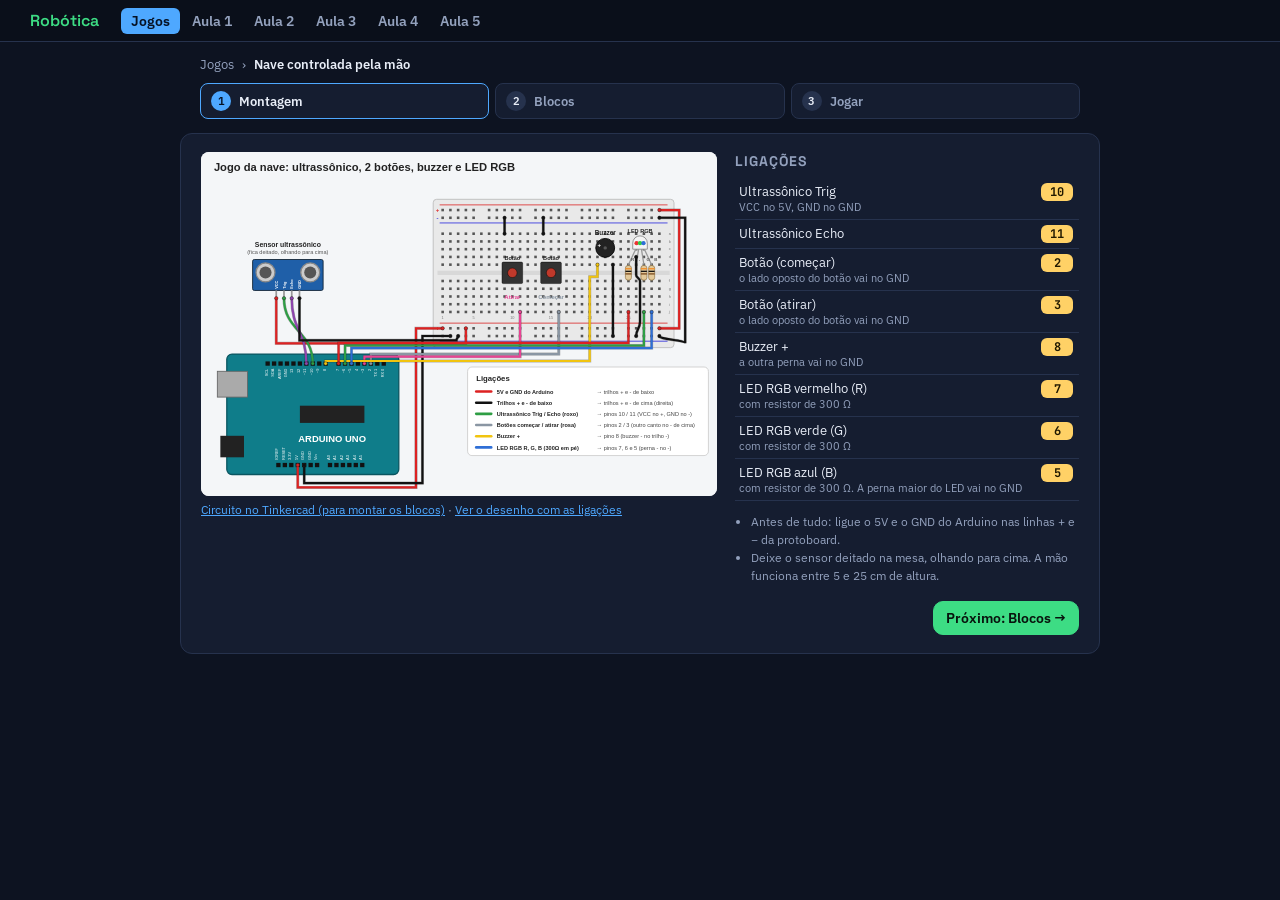
<file: nave.html>
<!doctype html>
<html lang="pt-BR">
<head>
<meta charset="utf-8">
<meta name="viewport" content="width=device-width, initial-scale=1">
<link rel="preconnect" href="https://fonts.googleapis.com">
<link href="https://fonts.googleapis.com/css2?family=Space+Grotesk:wght@500;700&family=IBM+Plex+Sans:wght@400;600&family=JetBrains+Mono:wght@400;700&display=swap" rel="stylesheet">
<link rel="stylesheet" href="comum.css">
<title>Robótica</title>
</head>
<body>
<script src="comum.js"></script>
<script>
montarPagina({
  id: 'nave',
  tinkercad: 'https://www.tinkercad.com/things/hnOAiQ3i9ow',
  imagem: 'esquemas/nave.svg',  // o print do Tinkercad ainda não tem o botão de começar
  titulo: 'Nave controlada pela mão',
  descricao: 'Passe a mão sobre o sensor ultrassônico: mão perto, a nave desce; mão longe, a nave sobe. Aperte o botão de começar (pino 2) para iniciar a partida e o botão de tiro (pino 3) para atirar. Desvie dos asteroides. Os tiros acabam: pegue as balas verdes no caminho (+10). Depois de 20 segundos aparecem naves inimigas que atiram e precisam de 2 tiros. A música toca no buzzer; bateu, toca o som da batida e o LED pisca branco. São 3 corações e cada batida tira um terço de coração (9 batidas no total); a cor do LED mostra quantos corações restam: verde, amarelo, vermelho.',
  pecas: ['Sensor ultrassônico', '2 botões', 'Buzzer', 'LED RGB', '3 resistores 300 Ω'],
  ligacoes: [
    ['Ultrassônico Trig', '10', 'VCC no 5V, GND no GND'],
    ['Ultrassônico Echo', '11', ''],
    ['Botão (começar)', '2', 'o lado oposto do botão vai no GND'],
    ['Botão (atirar)', '3', 'o lado oposto do botão vai no GND'],
    ['Buzzer +', '8', 'a outra perna vai no GND'],
    ['LED RGB vermelho (R)', '7', 'com resistor de 300 Ω'],
    ['LED RGB verde (G)', '6', 'com resistor de 300 Ω'],
    ['LED RGB azul (B)', '5', 'com resistor de 300 Ω. A perna maior do LED vai no GND'],
  ],
  passosExtras: ['Deixe o sensor deitado na mesa, olhando para cima. A mão funciona entre 5 e 25 cm de altura.'],
  teclado: 'Sem Arduino: mouse sobe e desce a nave, espaço atira, Enter começa',
  teclas: { ' ': 'B2', enter: 'B1' },
});

const PERTO = 5, LONGE = 25;      // cm: faixa da mão (fundo e topo da tela)
let alvoY = 0.5, naveY = 0.5;     // 0 = em cima, 1 = embaixo
let estado = 'parado';            // parado, jogando, fim
let fimEm = -1e9;
// Vida em pedaços, como no Zelda: 3 corações de 3 pedaços cada; cada batida tira 1 pedaço.
const CORACOES = 3, PEDACOS = 3;
let pontos = 0, vidas = CORACOES * PEDACOS, tempo = 0, piscar = 0;
let asteroides = [], tiros = [], estrelas = [], explosoes = [];
for (let i = 0; i < 120; i++) estrelas.push({ x: Math.random(), y: Math.random(), v: 0.02 + Math.random() * 0.08 });

let leituras = [], maoCm = null, foraSeguidas = 0;  // últimas medidas boas, onde a mão está, leituras erradas seguidas
Arduino.aoReceber = linha => {
  if (linha[0] === 'D') {
    const d = Number(linha.slice(1));
    // O sensor mede ~30 vezes por segundo e a mão anda poucos cm entre uma medida e outra. Medida que salta mais
    // de 10 cm é o sensor errando (vê o teto, perde o eco): ignora. Se o salto durar 15 medidas (~0,5 s), a mão
    // foi mesmo para outro lugar e o jogo aceita. Testado com uma gravação real do sensor: nenhum pulo na nave.
    if (d >= 2) {
      if (maoCm !== null && Math.abs(d - maoCm) > 10 && ++foraSeguidas < 15) return;
      if (foraSeguidas >= 15) leituras = [];
      foraSeguidas = 0;
      leituras.push(d);
      if (leituras.length > 3) leituras.shift();
      maoCm = [...leituras].sort((a, b) => a - b)[leituras.length >> 1];
      alvoY = 1 - Math.min(1, Math.max(0, (maoCm - PERTO) / (LONGE - PERTO)));
    }
  }
  if (linha === 'B2') atirar();  // botão de tiro, pino 3
  if (linha === 'B1' && estado !== 'jogando' && performance.now() - fimEm > 1500) comecar();  // botão de começar, pino 2
};
document.addEventListener('mousemove', e => {
  if (Arduino.escritor) return;
  const r = document.getElementById('tela').getBoundingClientRect();
  if (e.clientY > r.top) alvoY = Math.min(1, Math.max(0, (e.clientY - r.top) / r.height));
});

// Música em números de nota do bloco "reproduzir alto-falante" do Tinkercad (57 = lá, 440 Hz; o bloco aceita de 35 a 127).
// Com o Arduino conectado toca no buzzer; sem ele, no computador.
const MUSICA = [57, 0, 60, 0, 64, 62, 60, 0, 55, 0, 57, 60, 59, 0, 0, 0,
                57, 0, 60, 0, 64, 67, 64, 0, 62, 0, 60, 59, 57, 0, 0, 0];
const BATIDA = [45, 40, 36, 0];                              // depois da pausa a música continua de onde parou
const MORTE = [55, 0, 54, 0, 53, 0, 52, 52, 0, 48, 48, 48];  // descendo, e o jogo fica em silêncio
let efeito = [], passoMusica = 0;
function tocar(nota) {
  if (Arduino.escritor) Arduino.nota(nota);
  else som(440 * 2 ** ((nota - 57) / 12), 140, 0.03, 'square');
}
setInterval(() => {
  if (efeito.length) { const n = efeito.shift(); if (n) tocar(n); return; }
  if (estado !== 'jogando') { passoMusica = 0; return; }
  const n = MUSICA[passoMusica++ % MUSICA.length];
  if (n) tocar(n);
}, 160);

// LED RGB: a cor mostra os corações que restam (verde, amarelo, vermelho) e pisca azul no tiro e branco na batida.
let voltarCor;
function corDasVidas() { const c = Math.ceil(vidas / PEDACOS); Arduino.enviar(c >= 3 ? 'g' : c === 2 ? 'y' : 'r'); }
function piscarCor(letra, ms) {
  Arduino.enviar(letra);
  clearTimeout(voltarCor);
  voltarCor = setTimeout(() => estado === 'jogando' && corDasVidas(), ms);
}

// Munição: começa com 10 tiros; a bala verde que passa no caminho dá mais 10. Sem tiro, só dá para desviar.
// Inimigos: a partir de 20 s aparecem naves vermelhas em zigue-zague que atiram; precisam de 2 tiros.
const MUNICAO_INICIO = 10, MUNICAO_CAIXA = 10, MUNICAO_MAX = 30, INIMIGOS_DEPOIS_DE = 20;
let municao = 0, caixas = [], inimigos = [], balas = [];

function comecar() {
  estado = 'jogando'; pontos = 0; vidas = CORACOES * PEDACOS; tempo = 0; municao = MUNICAO_INICIO;
  asteroides = []; tiros = []; explosoes = []; efeito = []; caixas = []; inimigos = []; balas = [];
  corDasVidas();
}
function atirar() {
  if (estado !== 'jogando') return;  // quem começa a partida é o outro botão
  if (municao <= 0) { som(180, 90, 0.05, 'square'); return; }  // sem munição: só um clique grave
  if (tiros.length > 4) return;
  municao--;
  tiros.push({ x: 0.16, y: naveY });
  Arduino.enviar('t'); som(1800, 30);
  piscarCor('b', 120);
}
function bater(x, y) {
  if (piscar > 0) return;  // 1 segundo de proteção depois de cada batida, enquanto a nave pisca
  vidas--; piscar = 1; explosoes.push({ x, y, t: 0, cor: '#ff5470' });
  piscarCor('w', 300); efeito = [...BATIDA];
  if (vidas <= 0) {
    estado = 'fim'; fimEm = performance.now(); recorde('nave', pontos);
    clearTimeout(voltarCor); Arduino.enviar('p'); efeito = [...MORTE];
  }
}
document.getElementById('tela').addEventListener('click', () => { if (estado !== 'jogando') comecar(); });

let antes = performance.now();
function quadro(agora) {
  requestAnimationFrame(quadro);
  const dt = Math.min(0.1, (agora - antes) / 1000); antes = agora;
  const { ctx, W, H, s } = prepararTela();
  naveY += (alvoY - naveY) * Math.min(1, dt * 6);  // desliza até a posição da mão, sem pular

  ctx.fillStyle = '#050813'; ctx.fillRect(0, 0, W, H);
  for (const e of estrelas) {
    e.x -= e.v * dt * (estado === 'jogando' ? 3 : 1); if (e.x < 0) { e.x = 1; e.y = Math.random(); }
    ctx.fillStyle = `rgba(255,255,255,${e.v * 8})`; ctx.fillRect(e.x * W, e.y * H, 2 * s, 2 * s);
  }
  const margem = 40 * s, alturaUtil = H - 2 * margem;
  const ny = margem + naveY * alturaUtil, nx = W * 0.12;

  if (estado === 'jogando') {
    tempo += dt;
    const velocidade = 0.25 + tempo * 0.008;
    if (Math.random() < dt * (0.9 + tempo * 0.04)) {
      const r = (18 + Math.random() * 30) * s;
      asteroides.push({ x: 1.05, y: margem + Math.random() * alturaUtil, r, v: velocidade * (0.8 + Math.random() * 0.6), giro: Math.random() * 6, lados: 7 + (Math.random() * 4 | 0) });
    }
    for (const a of asteroides) { a.x -= a.v * dt; a.giro += dt; }
    for (const t of tiros) t.x += 1.2 * dt;
    // tiro acerta asteroide
    for (const t of tiros) for (const a of asteroides) {
      if (!a.morto && !t.morto && Math.hypot(t.x * W - a.x * W, margem + t.y * alturaUtil - a.y) < a.r + 6 * s) {
        a.morto = t.morto = true; pontos += 10; explosoes.push({ x: a.x * W, y: a.y, t: 0, cor: '#ffd166' });
        Arduino.enviar('a'); som(1200, 80);
      }
    }
    // asteroide bate na nave
    for (const a of asteroides) {
      if (!a.morto && estado === 'jogando' && Math.hypot(a.x * W - nx, a.y - ny) < a.r + 18 * s) { a.morto = true; bater(nx, ny); }
      if (a.x < -0.1 && !a.morto) { a.morto = true; pontos += 1; }
    }

    // bala verde de munição: aparece mais quando os tiros estão acabando
    if (Math.random() < dt * (municao < 4 ? 0.25 : 0.08)) caixas.push({ x: 1.05, y: margem + Math.random() * alturaUtil, giro: 0 });
    for (const c of caixas) {
      c.x -= 0.22 * dt; c.giro += dt * 2;
      if (!c.pega && Math.hypot(c.x * W - nx, c.y - ny) < 44 * s) {
        c.pega = true; municao = Math.min(MUNICAO_MAX, municao + MUNICAO_CAIXA);
        Arduino.enviar('a'); som(900, 60); setTimeout(() => som(1400, 90), 70);
        explosoes.push({ x: c.x * W, y: c.y, t: 0, cor: '#3ddc84' });
      }
    }
    caixas = caixas.filter(c => !c.pega && c.x > -0.1);

    // inimigos: entram pela direita em zigue-zague e atiram bolinhas na direção da nave
    if (tempo > INIMIGOS_DEPOIS_DE && inimigos.length < 3 && Math.random() < dt * (0.12 + (tempo - INIMIGOS_DEPOIS_DE) * 0.004)) {
      inimigos.push({ x: 1.05, base: margem + (0.15 + Math.random() * 0.7) * alturaUtil, fase: Math.random() * 6, vida: 2, recarga: 1 + Math.random(), y: 0 });
    }
    for (const e of inimigos) {
      e.x -= 0.1 * dt; e.fase += dt * 2;
      e.y = e.base + Math.sin(e.fase) * 0.12 * alturaUtil;
      e.recarga -= dt;
      if (e.recarga <= 0 && e.x < 0.95) {
        e.recarga = 2 + Math.random();
        const dx = nx - e.x * W, dy = ny - e.y, n = Math.hypot(dx, dy);
        balas.push({ x: e.x * W, y: e.y, vx: dx / n * 260 * s, vy: dy / n * 260 * s });
        som(500, 50, 0.03, 'square');
      }
      for (const t of tiros) if (!t.morto && Math.hypot(t.x * W - e.x * W, margem + t.y * alturaUtil - e.y) < 26 * s) {
        t.morto = true; e.vida--; e.atingido = 0.15;
        if (e.vida <= 0) { e.morto = true; pontos += 30; explosoes.push({ x: e.x * W, y: e.y, t: 0, cor: '#ff5470' }); Arduino.enviar('a'); som(700, 120); }
      }
      if (!e.morto && estado === 'jogando' && Math.hypot(e.x * W - nx, e.y - ny) < 40 * s) { e.morto = true; bater(nx, ny); }
      e.atingido = Math.max(0, (e.atingido || 0) - dt);
    }
    inimigos = inimigos.filter(e => !e.morto && e.x > -0.1);
    for (const b of balas) {
      b.x += b.vx * dt; b.y += b.vy * dt;
      if (!b.morto && estado === 'jogando' && Math.hypot(b.x - nx, b.y - ny) < 22 * s) { b.morto = true; bater(nx, ny); }
    }
    balas = balas.filter(b => !b.morto && b.x > -20 && b.x < W + 20 && b.y > -20 && b.y < H + 20);

    asteroides = asteroides.filter(a => !a.morto);
    tiros = tiros.filter(t => !t.morto && t.x < 1.1);
  }

  for (const a of asteroides) {
    ctx.save(); ctx.translate(a.x * W, a.y); ctx.rotate(a.giro);
    ctx.beginPath();
    for (let i = 0; i < a.lados; i++) {
      const ang = i / a.lados * Math.PI * 2, rr = a.r * (0.75 + 0.25 * Math.sin(i * 7.3 + a.lados));
      ctx.lineTo(Math.cos(ang) * rr, Math.sin(ang) * rr);
    }
    ctx.closePath(); ctx.fillStyle = '#5a5f73'; ctx.fill(); ctx.strokeStyle = '#9aa0b8'; ctx.lineWidth = 2 * s; ctx.stroke();
    ctx.restore();
  }
  ctx.fillStyle = '#4ea8ff';
  for (const t of tiros) ctx.fillRect(t.x * W, margem + t.y * alturaUtil - 2 * s, 26 * s, 4 * s);
  // munição: bala verde grande no caminho, com "+10" em cima
  for (const c of caixas) {
    ctx.save(); ctx.translate(c.x * W, c.y + Math.sin(c.giro) * 4 * s); ctx.scale(1.5, 1.5);
    ctx.shadowColor = '#3ddc84'; ctx.shadowBlur = 14 * s;
    ctx.fillStyle = '#3ddc84';
    ctx.beginPath(); ctx.moveTo(-22 * s, -9 * s); ctx.lineTo(8 * s, -9 * s); ctx.quadraticCurveTo(26 * s, 0, 8 * s, 9 * s); ctx.lineTo(-22 * s, 9 * s); ctx.closePath(); ctx.fill();
    ctx.shadowBlur = 0; ctx.fillStyle = '#1f8a50'; ctx.fillRect(-22 * s, -9 * s, 7 * s, 18 * s);
    texto(ctx, `+${MUNICAO_CAIXA}`, 0, -22 * s, 16 * s, '#3ddc84');
    ctx.restore();
  }
  // inimigos: nave vermelha virada para a esquerda (pisca branco quando leva tiro)
  for (const e of inimigos) {
    ctx.save(); ctx.translate(e.x * W, e.y);
    ctx.fillStyle = e.atingido > 0 ? '#ffffff' : '#ff5470';
    ctx.beginPath(); ctx.moveTo(-28 * s, 0); ctx.lineTo(20 * s, -18 * s); ctx.lineTo(12 * s, 0); ctx.lineTo(20 * s, 18 * s); ctx.closePath(); ctx.fill();
    ctx.fillStyle = '#ffd166'; ctx.beginPath(); ctx.ellipse(0, 0, 7 * s, 4 * s, 0, 0, 7); ctx.fill();
    ctx.restore();
  }
  ctx.fillStyle = '#ff8fa3';
  for (const b of balas) { ctx.beginPath(); ctx.arc(b.x, b.y, 6 * s, 0, 7); ctx.fill(); }

  // nave
  piscar = Math.max(0, piscar - dt);
  if (estado !== 'fim' && !(piscar > 0 && Math.floor(piscar * 12) % 2)) {
    ctx.save(); ctx.translate(nx, ny);
    ctx.fillStyle = '#ff9f1c'; ctx.beginPath(); ctx.moveTo(-26 * s, -6 * s); ctx.lineTo(-40 * s - Math.random() * 12 * s, 0); ctx.lineTo(-26 * s, 6 * s); ctx.fill();
    ctx.fillStyle = '#e8edf7'; ctx.beginPath(); ctx.moveTo(30 * s, 0); ctx.lineTo(-24 * s, -18 * s); ctx.lineTo(-16 * s, 0); ctx.lineTo(-24 * s, 18 * s); ctx.closePath(); ctx.fill();
    ctx.fillStyle = '#4ea8ff'; ctx.beginPath(); ctx.ellipse(4 * s, 0, 9 * s, 5 * s, 0, 0, 7); ctx.fill();
    ctx.restore();
  }
  for (const e of explosoes) {
    e.t += dt;
    ctx.globalAlpha = Math.max(0, 1 - e.t * 2); ctx.strokeStyle = e.cor; ctx.lineWidth = 4 * s;
    ctx.beginPath(); ctx.arc(e.x, e.y, e.t * 140 * s, 0, 7); ctx.stroke(); ctx.globalAlpha = 1;
  }
  explosoes = explosoes.filter(e => e.t < 0.5);

  texto(ctx, `${pontos}`, W / 2, 34 * s, 34 * s, '#fff');
  // corações: contorno apagado e, por cima, a parte vermelha cortada no tamanho que resta
  ctx.font = `700 ${36 * s}px 'Space Grotesk', Arial, sans-serif`;
  const larguraCoracao = ctx.measureText('♥').width;
  for (let i = 0; i < CORACOES; i++) {
    const x = 24 * s + i * (larguraCoracao + 8 * s), cheio = Math.min(1, Math.max(0, (vidas - i * PEDACOS) / PEDACOS));
    texto(ctx, '♥', x, 34 * s, 36 * s, '#3a2230', 'left');
    if (cheio > 0) {
      ctx.save(); ctx.beginPath(); ctx.rect(x, 0, larguraCoracao * cheio, 70 * s); ctx.clip();
      texto(ctx, '♥', x, 34 * s, 36 * s, '#ff5470', 'left'); ctx.restore();
    }
  }
  if (estado === 'jogando') {
    texto(ctx, `tiros: ${municao}`, 24 * s, 70 * s, 20 * s, municao > 3 ? '#4ea8ff' : '#ffd166', 'left', 600);
    if (municao === 0 && Math.floor(performance.now() / 400) % 2) texto(ctx, 'SEM MUNIÇÃO: desvie e pegue uma bala verde', W / 2, H - 20 * s, 22 * s, '#ffd166', 'center', 600);
  }
  texto(ctx, `recorde ${recorde('nave', 0)}`, W - 24 * s, 34 * s, 18 * s, '#93a1bd', 'right', 500);
  if (maoCm !== null) texto(ctx, `mão: ${maoCm} cm`, 24 * s, H - 16 * s, 18 * s, '#93a1bd', 'left', 500);
  if (estado === 'parado') {
    texto(ctx, 'NAVE', W / 2, H / 2 - 50 * s, 80 * s, '#fff');
    texto(ctx, 'Aperte o botão de começar', W / 2, H / 2 + 20 * s, 26 * s, '#ffd166', 'center', 500);
    texto(ctx, 'mão perto do sensor: desce · mão longe: sobe', W / 2, H / 2 + 60 * s, 20 * s, '#93a1bd', 'center', 500);
    texto(ctx, 'tiros acabam: pegue as balas verdes · naves vermelhas atiram e precisam de 2 tiros', W / 2, H / 2 + 92 * s, 18 * s, '#93a1bd', 'center', 500);
  }
  if (estado === 'fim') {
    texto(ctx, 'FIM DE JOGO', W / 2, H / 2 - 40 * s, 70 * s, '#ff5470');
    texto(ctx, `${pontos} pontos`, W / 2, H / 2 + 25 * s, 34 * s, '#fff');
    texto(ctx, 'Aperte o botão de começar para jogar de novo', W / 2, H / 2 + 75 * s, 22 * s, '#ffd166', 'center', 500);
  }
}
requestAnimationFrame(quadro);
</script>
</body>
</html>
</file>
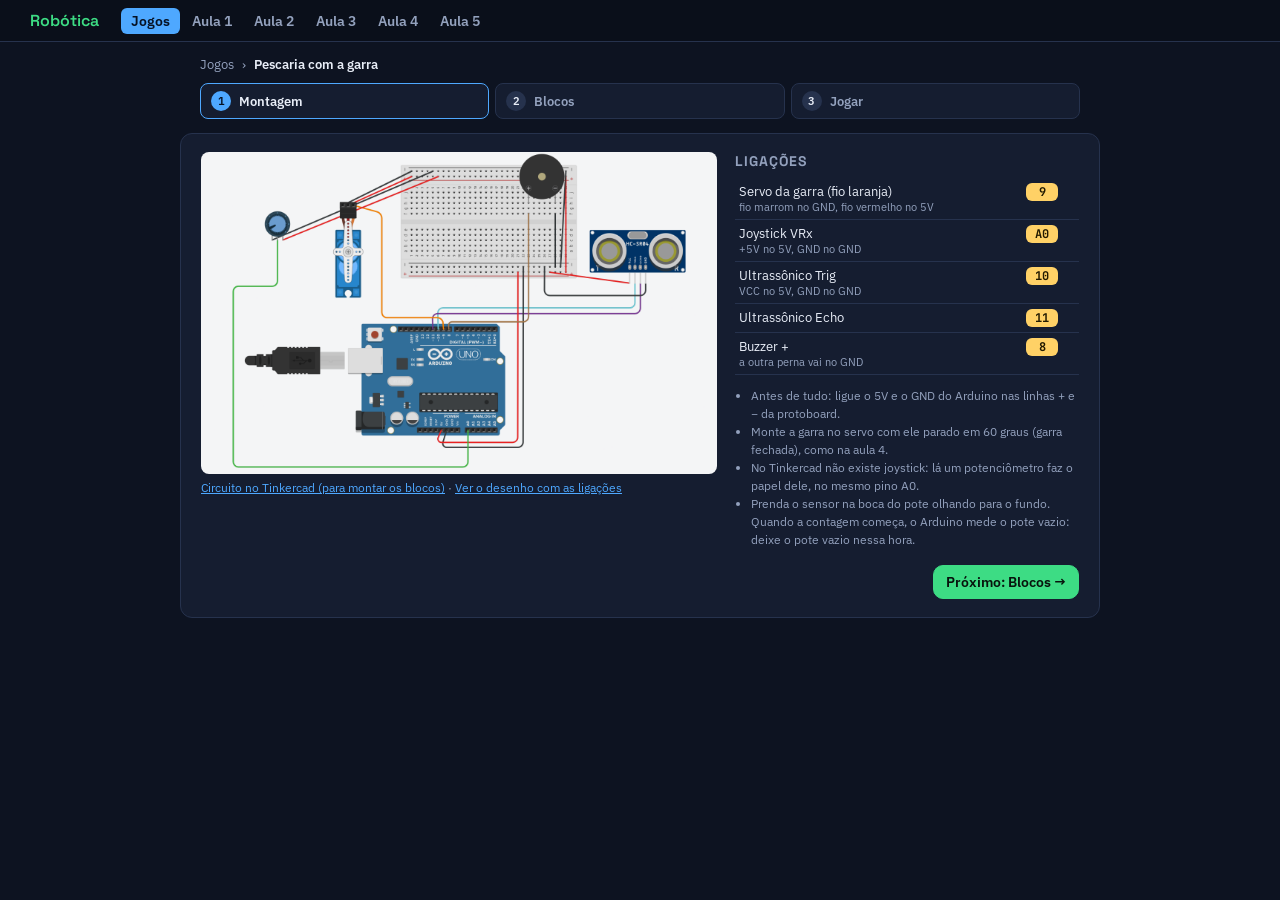
<file: pescaria.html>
<!doctype html>
<html lang="pt-BR">
<head>
<meta charset="utf-8">
<meta name="viewport" content="width=device-width, initial-scale=1">
<link rel="preconnect" href="https://fonts.googleapis.com">
<link href="https://fonts.googleapis.com/css2?family=Space+Grotesk:wght@500;700&family=IBM+Plex+Sans:wght@400;600&family=JetBrains+Mono:wght@400;700&display=swap" rel="stylesheet">
<link rel="stylesheet" href="comum.css">
<title>Robótica</title>
</head>
<body>
<script src="comum.js"></script>
<script>
montarPagina({
  id: 'pescaria',
  semBotao: true,
  tinkercad: 'https://www.tinkercad.com/things/6csTFa6TBAw',
  titulo: 'Pescaria com a garra',
  descricao: 'Segure a garra na mão e abra e feche pelo joystick. Espalhe bolinhas de papel na mesa e coloque um pote com o sensor ultrassônico na boca, olhando para o fundo. Cada bolinha que cair no pote vale 1 ponto. São 60 segundos por equipe, e a tela guarda o ranking da turma.',
  pecas: ['Servo com a garra', 'Joystick', 'Sensor ultrassônico', 'Buzzer', 'Pote ou copo', 'Bolinhas de papel'],
  ligacoes: [
    ['Servo da garra (fio laranja)', '9', 'fio marrom no GND, fio vermelho no 5V'],
    ['Joystick VRx', 'A0', '+5V no 5V, GND no GND'],
    ['Ultrassônico Trig', '10', 'VCC no 5V, GND no GND'],
    ['Ultrassônico Echo', '11', ''],
    ['Buzzer +', '8', 'a outra perna vai no GND'],
  ],
  passosExtras: [
    'Monte a garra no servo com ele parado em 60 graus (garra fechada), como na aula 4.',
    'No Tinkercad não existe joystick: lá um potenciômetro faz o papel dele, no mesmo pino A0.',
    'Prenda o sensor na boca do pote olhando para o fundo. Quando a contagem começa, o Arduino mede o pote vazio: deixe o pote vazio nessa hora.',
  ],
  teclado: 'Sem Arduino: tecla P marca ponto',
  teclas: { p: 'PONTO' },
});

const DURACAO = 60;
let estado = 'parado', pontos = 0, restante = DURACAO, contagem = 0, fundo = null, bolas = [], equipe = '';
musica([392, 0, 440, 0, 494, 0, 587, 0, 494, 0, 440, 0, 392, 0, 330, 0], () => estado === 'jogando', 220);
let ranking = [];
try { ranking = JSON.parse(localStorage.getItem('ranking-pescaria')) || []; } catch (e) {}

// equipe e botão de começar na barra de cima
document.querySelector('.barra .dica').insertAdjacentHTML('beforebegin',
  '<input id="equipe" placeholder="Nome da equipe" style="font:inherit;padding:9px 12px;border-radius:10px;border:1px solid #26324d;background:#0a0f1a;color:#e8edf7;width:190px">' +
  '<button id="comecar">Começar (60 s)</button>');
document.getElementById('comecar').onclick = comecar;

function comecar() {
  if (estado === 'contagem' || estado === 'jogando') return;
  equipe = document.getElementById('equipe').value.trim() || 'Equipe sem nome';
  pontos = 0; bolas = []; restante = DURACAO; contagem = 3.99; estado = 'contagem';
  Arduino.enviar('c');  // mede o pote vazio
}
Arduino.aoReceber = linha => {
  if (linha.startsWith('FUNDO')) fundo = Number(linha.slice(5));
  if (linha === 'PONTO' && estado === 'jogando') {
    pontos++;
    bolas.push({ x: (Math.random() - 0.5) * 0.6, y: -1, vy: 0, cor: ['#ffd166', '#e8edf7', '#4ea8ff', '#ff9f1c'][pontos % 4] });
    Arduino.enviar('a'); som(1500, 120);
  }
};

let antes = performance.now();
function quadro(agora) {
  requestAnimationFrame(quadro);
  const dt = Math.min(0.1, (agora - antes) / 1000); antes = agora;
  const { ctx, W, H, s } = prepararTela();
  ctx.fillStyle = '#0d1321'; ctx.fillRect(0, 0, W, H);

  if (estado === 'contagem') {
    const n = Math.ceil(contagem); contagem -= dt;
    if (Math.ceil(contagem) < n && contagem > 0) { Arduino.enviar('t'); som(1000, 60); }
    if (contagem <= 0) { estado = 'jogando'; Arduino.enviar('a'); som(1500, 200); }
  }
  if (estado === 'jogando') {
    restante -= dt;
    if (restante <= 0) {
      restante = 0; estado = 'fim'; Arduino.enviar('f'); som(440, 500);
      ranking.push({ equipe, pontos });
      ranking.sort((a, b) => b.pontos - a.pontos);
      ranking = ranking.slice(0, 8);
      try { localStorage.setItem('ranking-pescaria', JSON.stringify(ranking)); } catch (e) {}
    }
  }

  // pote
  const area = W * 0.62, cx = area / 2, py = H * 0.38, pw = Math.min(area * 0.5, 340 * s), ph = H * 0.48;
  ctx.fillStyle = '#1d2740'; ctx.strokeStyle = '#4ea8ff'; ctx.lineWidth = 6 * s;
  ctx.beginPath(); ctx.moveTo(cx - pw / 2, py); ctx.lineTo(cx - pw * 0.4, py + ph); ctx.lineTo(cx + pw * 0.4, py + ph); ctx.lineTo(cx + pw / 2, py); ctx.fill(); ctx.stroke();
  // bolinhas caindo e empilhando
  const r = 16 * s, porLinha = Math.max(1, Math.floor(pw * 0.75 / (2 * r)));
  bolas.forEach((b, i) => {
    const linha = Math.floor(i / porLinha), colB = i % porLinha;
    const alvoY = py + ph - r - linha * r * 1.7;
    const alvoX = cx - (porLinha - 1) * r + colB * 2 * r + (linha % 2) * r * 0.5;
    if (b.y < 0) { b.y = py - 160 * s; b.x = alvoX; }
    if (b.y < alvoY) { b.vy += 2600 * s * dt; b.y = Math.min(alvoY, b.y + b.vy * dt); }
    ctx.fillStyle = b.cor; ctx.beginPath(); ctx.arc(b.x, Math.min(b.y, alvoY), r, 0, 7); ctx.fill();
  });
  texto(ctx, String(pontos), cx, py - 70 * s, 110 * s, '#fff');

  // relógio em anel
  const rx = area * 0.12, ry = H * 0.2, rr = 60 * s;
  ctx.lineWidth = 12 * s; ctx.strokeStyle = '#26324d'; ctx.beginPath(); ctx.arc(rx, ry, rr, 0, 7); ctx.stroke();
  ctx.strokeStyle = restante > 10 ? '#3ddc84' : '#ff5470';
  ctx.beginPath(); ctx.arc(rx, ry, rr, -Math.PI / 2, -Math.PI / 2 + Math.PI * 2 * restante / DURACAO); ctx.stroke();
  texto(ctx, String(Math.ceil(restante)), rx, ry + 2 * s, 44 * s, '#fff');
  if (fundo !== null) texto(ctx, fundo > 0 ? `pote: ${fundo} cm até o fundo` : 'o sensor não mediu o pote: confira os fios', 20 * s, H - 24 * s, 18 * s, fundo > 0 ? '#93a1bd' : '#ff5470', 'left', 500);

  // ranking
  const kx = W * 0.66, kw = W * 0.31;
  ctx.fillStyle = '#151d30'; ctx.beginPath(); ctx.roundRect(kx, 30 * s, kw, H - 60 * s, 20 * s); ctx.fill();
  texto(ctx, 'RANKING DA TURMA', kx + kw / 2, 70 * s, 26 * s, '#ffd166');
  ranking.forEach((e, i) => {
    const y = 125 * s + i * 52 * s;
    const destaque = estado === 'fim' && e.equipe === equipe && e.pontos === pontos;
    texto(ctx, `${i + 1}º`, kx + 30 * s, y, 24 * s, destaque ? '#3ddc84' : '#93a1bd', 'left');
    texto(ctx, e.equipe.slice(0, 18), kx + 80 * s, y, 24 * s, destaque ? '#3ddc84' : '#fff', 'left', 600);
    texto(ctx, String(e.pontos), kx + kw - 30 * s, y, 26 * s, destaque ? '#3ddc84' : '#fff', 'right');
  });
  if (!ranking.length) texto(ctx, 'nenhuma equipe jogou ainda', kx + kw / 2, 130 * s, 20 * s, '#93a1bd', 'center', 500);

  if (estado === 'parado') texto(ctx, 'Escreva o nome da equipe e clique em Começar', cx, H * 0.2, 26 * s, '#ffd166', 'center', 500);
  if (estado === 'contagem') texto(ctx, contagem > 3 ? 'Deixe o pote vazio...' : String(Math.ceil(contagem)), cx, H * 0.2, 60 * s, '#ffd166');
  if (estado === 'fim') texto(ctx, `Fim! ${equipe}: ${pontos} ${pontos === 1 ? 'ponto' : 'pontos'}`, cx, H * 0.2, 40 * s, '#3ddc84');
}
requestAnimationFrame(quadro);
</script>
</body>
</html>
</file>
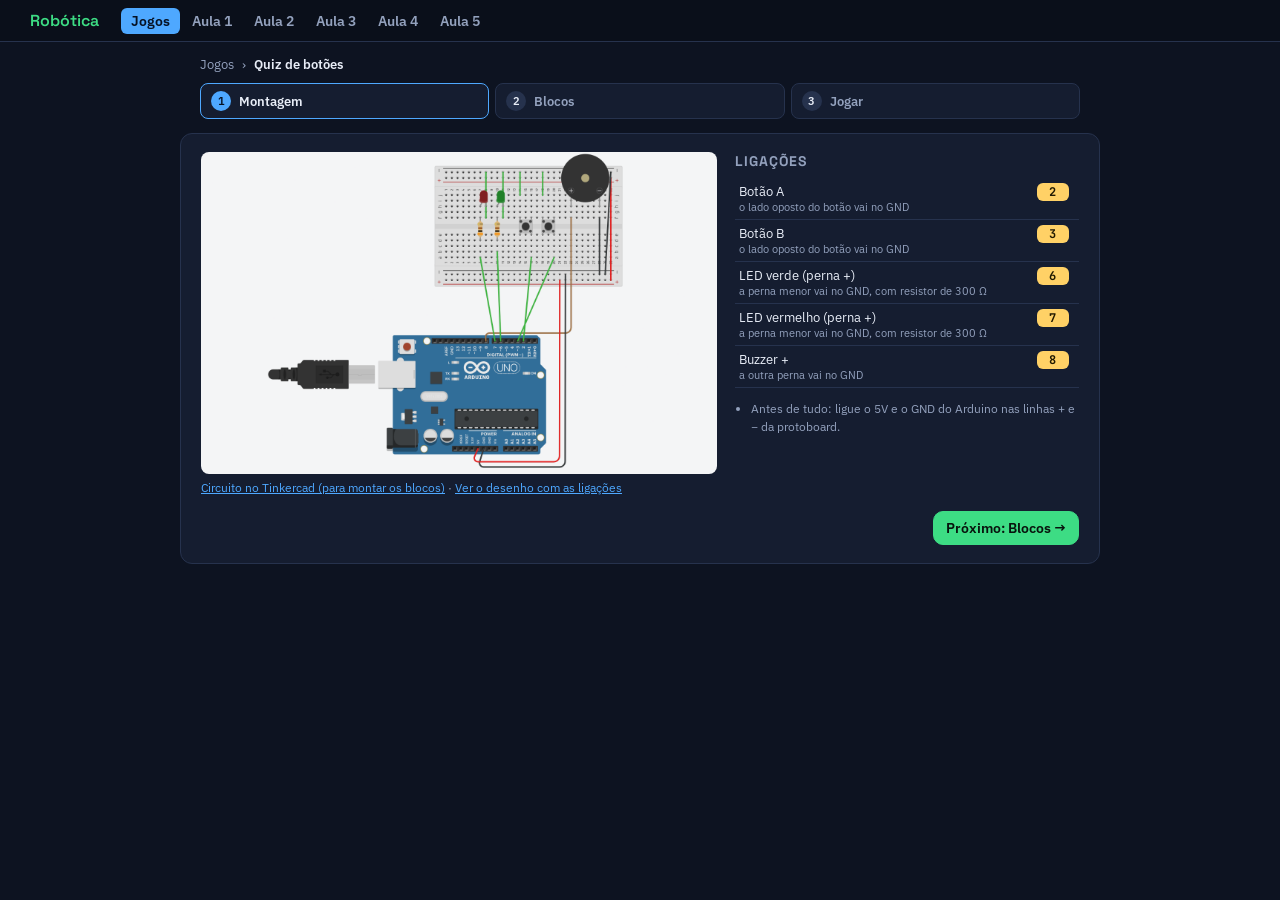
<file: quiz.html>
<!doctype html>
<html lang="pt-BR">
<head>
<meta charset="utf-8">
<meta name="viewport" content="width=device-width, initial-scale=1">
<link rel="preconnect" href="https://fonts.googleapis.com">
<link href="https://fonts.googleapis.com/css2?family=Space+Grotesk:wght@500;700&family=IBM+Plex+Sans:wght@400;600&family=JetBrains+Mono:wght@400;700&display=swap" rel="stylesheet">
<link rel="stylesheet" href="comum.css">
<title>Robótica</title>
</head>
<body>
<script src="comum.js"></script>
<script>
montarPagina({
  id: 'quiz',
  tinkercad: 'https://www.tinkercad.com/things/f38v9ZHJQlr',
  titulo: 'Quiz de botões',
  descricao: 'A pergunta aparece na tela com duas respostas. Aperte o botão A ou o botão B. Acertou, acende o LED verde; errou, acende o vermelho e o buzzer apita. Quanto mais rápido responder, mais pontos. São 10 perguntas por partida.',
  pecas: ['2 botões', 'LED verde', 'LED vermelho', 'Buzzer', '2 resistores 300 Ω'],
  ligacoes: [
    ['Botão A', '2', 'o lado oposto do botão vai no GND'],
    ['Botão B', '3', 'o lado oposto do botão vai no GND'],
    ['LED verde (perna +)', '6', 'a perna menor vai no GND, com resistor de 300 Ω'],
    ['LED vermelho (perna +)', '7', 'a perna menor vai no GND, com resistor de 300 Ω'],
    ['Buzzer +', '8', 'a outra perna vai no GND'],
  ],
  teclado: 'Sem Arduino: tecla A e tecla B',
  teclas: { a: 'B1', b: 'B2' },
});

// [pergunta, resposta certa, resposta errada]
const PERGUNTAS = [
  ['Qual pino lê valores de 0 a 1023?', 'Pino analógico (A0)', 'Pino digital (2)'],
  ['O que faz o delay(1000)?', 'Espera 1 segundo', 'Espera 1000 segundos'],
  ['O sensor ultrassônico mede a distância usando...', 'Som', 'Luz'],
  ['Qual animal se guia pelo eco, como o sensor ultrassônico?', 'Morcego', 'Coruja'],
  ['A perna maior do LED é a...', 'Positiva (+)', 'Negativa (−)'],
  ['O LDR muda de valor com...', 'A luz', 'O barulho'],
  ['O micro servo do kit gira até...', '180 graus', '720 graus'],
  ['O que vai dentro do setup()?', 'O que roda uma vez só', 'O que repete para sempre'],
  ['Para que serve o resistor junto do LED?', 'Limitar a corrente', 'Deixar o LED colorido'],
  ['INPUT_PULLUP é usado para ler...', 'Um botão', 'Um LED'],
  ['O LED RGB mistura quais cores?', 'Vermelho, verde e azul', 'Vermelho, amarelo e azul'],
  ['O que o if faz no programa?', 'Toma uma decisão', 'Repete para sempre'],
  ['Para que serve o Monitor Serial?', 'Ver o que o Arduino manda', 'Carregar a placa'],
  ['Vermelho e verde acesos juntos no LED RGB dão...', 'Amarelo', 'Roxo'],
  ['O DHT11 mede...', 'Temperatura e umidade', 'Distância'],
  ['No Arduino, GND é o...', 'Negativo', 'Positivo'],
  ['O que faz o tone(8, 440)?', 'Toca uma nota no pino 8', 'Acende o LED do pino 8'],
  ['O loop() roda...', 'Para sempre, repetindo', 'Uma vez só'],
  ['O potenciômetro é uma peça de...', 'Entrada', 'Saída'],
  ['O buzzer é uma peça de...', 'Saída', 'Entrada'],
  ['Na protoboard, os furos de uma mesma coluna (a até e)...', 'Estão ligados entre si', 'Não se ligam'],
  ['Qual destes é um sensor?', 'LDR', 'Buzzer'],
];
const POR_PARTIDA = 10, TEMPO = 10;
let estado = 'parado', fila = [], atual = null, numero = 0, pontos = 0, acertos = 0;
musica([523, 0, 659, 0, 784, 0, 659, 0, 587, 0, 698, 0, 880, 0, 698, 0], () => estado === 'jogando', 320);
let restante = TEMPO, resposta = null, ultimoTique = 0, fimEm = 0;

function comecar() {
  fila = [...PERGUNTAS].sort(() => Math.random() - 0.5).slice(0, POR_PARTIDA);
  numero = 0; pontos = 0; acertos = 0; estado = 'jogando';
  proxima();
}
function proxima() {
  if (numero >= POR_PARTIDA) { estado = 'fim'; fimEm = performance.now(); recorde('quiz', pontos); Arduino.enviar('o'); return; }
  const [p, certa, errada] = fila[numero++];
  const certaEmA = Math.random() < 0.5;
  atual = { p, a: certaEmA ? certa : errada, b: certaEmA ? errada : certa, certa: certaEmA ? 'A' : 'B' };
  restante = TEMPO; resposta = null; ultimoTique = TEMPO;
  Arduino.enviar('o');
}
function responder(letra) {
  if (estado === 'parado' || (estado === 'fim' && performance.now() - fimEm > 1500)) return comecar();
  if (estado !== 'jogando' || resposta) return;
  resposta = letra;
  if (letra === atual.certa) {
    acertos++; pontos += 100 + Math.round(restante * 10);
    Arduino.enviar('g'); som(1200, 150);
  } else {
    Arduino.enviar('r'); som(200, 400);
  }
  setTimeout(proxima, 1800);
}
Arduino.aoReceber = linha => {
  if (linha === 'B1') responder('A');
  if (linha === 'B2') responder('B');
};

function cartao(ctx, x, y, w, h, letra, txt, cor, s) {
  let fundo = '#151d30', borda = cor;
  if (resposta) {
    if (letra === atual.certa) { fundo = '#123d27'; borda = '#3ddc84'; }
    else if (letra === resposta) { fundo = '#4a1622'; borda = '#ff5470'; }
  }
  ctx.fillStyle = fundo; ctx.strokeStyle = borda; ctx.lineWidth = 4 * s;
  ctx.beginPath(); ctx.roundRect(x, y, w, h, 24 * s); ctx.fill(); ctx.stroke();
  ctx.fillStyle = cor; ctx.beginPath(); ctx.arc(x + 60 * s, y + h / 2, 36 * s, 0, 7); ctx.fill();
  texto(ctx, letra, x + 60 * s, y + h / 2 + 2 * s, 40 * s, '#0d1321');
  ctx.save(); ctx.beginPath(); ctx.rect(x + 110 * s, y, w - 120 * s, h); ctx.clip();
  texto(ctx, txt, x + 120 * s, y + h / 2, Math.min(36 * s, w / 18), '#fff', 'left', 600);
  ctx.restore();
}

let antes = performance.now();
function quadro(agora) {
  requestAnimationFrame(quadro);
  const dt = Math.min(0.1, (agora - antes) / 1000); antes = agora;
  const { ctx, W, H, s } = prepararTela();
  ctx.fillStyle = '#0d1321'; ctx.fillRect(0, 0, W, H);

  if (estado === 'parado' || estado === 'fim') {
    if (estado === 'parado') {
      texto(ctx, 'QUIZ', W / 2, H / 2 - 80 * s, 90 * s, '#fff');
      texto(ctx, `${POR_PARTIDA} perguntas sobre o curso`, W / 2, H / 2, 28 * s, '#93a1bd', 'center', 500);
    } else {
      texto(ctx, `${acertos} de ${POR_PARTIDA} certas`, W / 2, H / 2 - 80 * s, 64 * s, '#3ddc84');
      texto(ctx, `${pontos} pontos · recorde ${recorde('quiz', 0)}`, W / 2, H / 2, 30 * s, '#fff', 'center', 500);
    }
    texto(ctx, 'Aperte A ou B para começar', W / 2, H / 2 + 70 * s, 26 * s, '#ffd166', 'center', 500);
    return;
  }
  if (!resposta) {
    restante -= dt;
    if (restante <= 3 && Math.ceil(restante) < ultimoTique) { ultimoTique = Math.ceil(restante); Arduino.enviar('t'); som(1500, 20); }
    if (restante <= 0) { restante = 0; resposta = 'nenhuma'; Arduino.enviar('r'); som(200, 400); setTimeout(proxima, 1800); }
  }
  texto(ctx, `Pergunta ${numero} de ${POR_PARTIDA}`, 40 * s, 40 * s, 22 * s, '#93a1bd', 'left', 500);
  texto(ctx, `${pontos} pontos`, W - 40 * s, 40 * s, 26 * s, '#fff', 'right');
  // barra de tempo
  ctx.fillStyle = '#26324d'; ctx.fillRect(40 * s, 70 * s, W - 80 * s, 10 * s);
  ctx.fillStyle = restante > 3 ? '#4ea8ff' : '#ff5470'; ctx.fillRect(40 * s, 70 * s, (W - 80 * s) * restante / TEMPO, 10 * s);

  ctx.save(); ctx.beginPath(); ctx.rect(0, 0, W, H); ctx.clip();
  texto(ctx, atual.p, W / 2, H * 0.32, Math.min(52 * s, W / 26), '#fff');
  ctx.restore();
  const cw = Math.min(560 * s, (W - 120 * s) / 2), ch = 150 * s, cy = H * 0.55;
  cartao(ctx, W / 2 - cw - 20 * s, cy, cw, ch, 'A', atual.a, '#4ea8ff', s);
  cartao(ctx, W / 2 + 20 * s, cy, cw, ch, 'B', atual.b, '#e84393', s);
  if (resposta === 'nenhuma') texto(ctx, 'Acabou o tempo!', W / 2, cy + ch + 60 * s, 32 * s, '#ff5470');
  else if (resposta) texto(ctx, resposta === atual.certa ? 'Acertou!' : 'Errou!', W / 2, cy + ch + 60 * s, 40 * s, resposta === atual.certa ? '#3ddc84' : '#ff5470');
}
requestAnimationFrame(quadro);
</script>
</body>
</html>
</file>
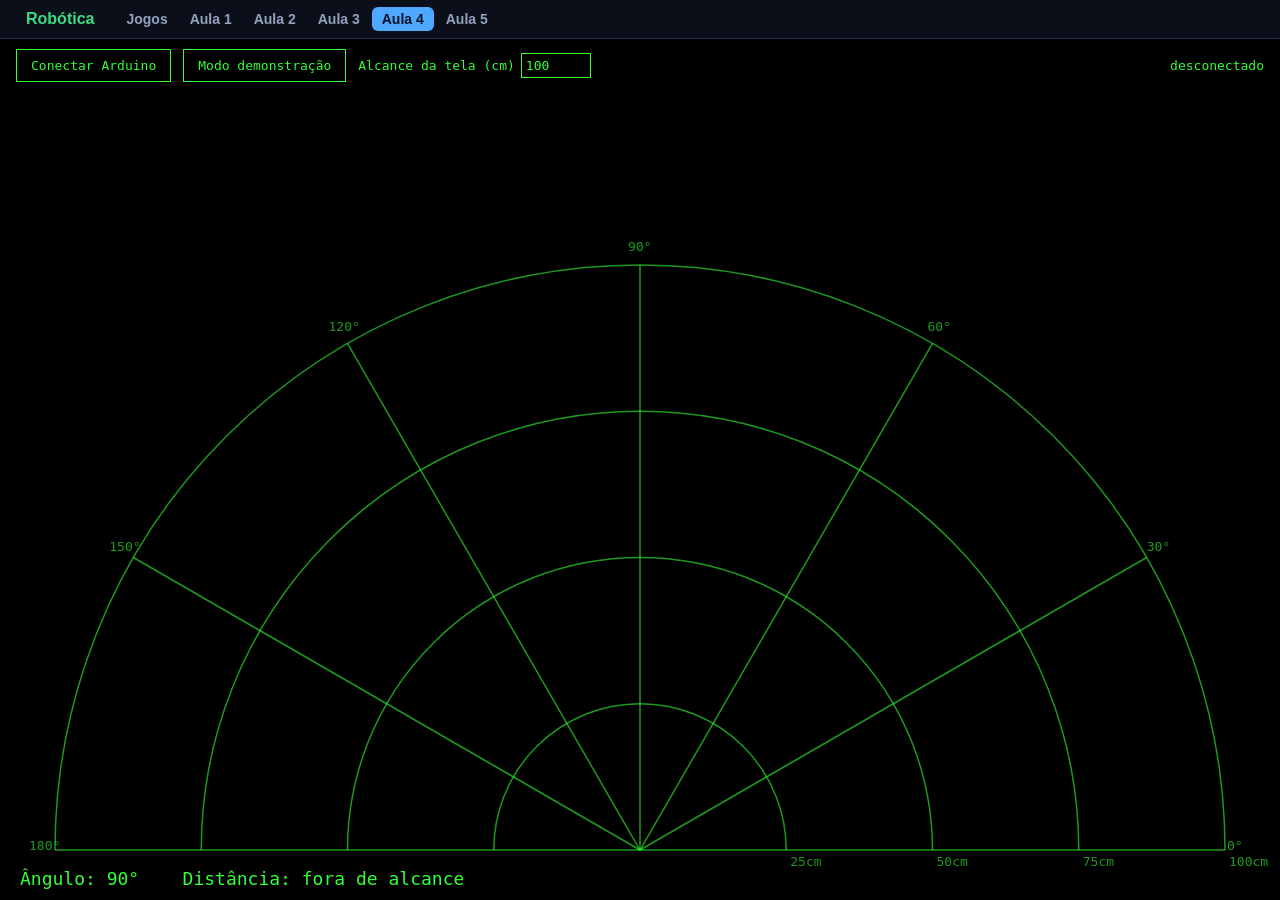
<file: radar.html>
<!doctype html>
<html lang="pt-BR">
<head>
<meta charset="utf-8">
<meta name="viewport" content="width=device-width, initial-scale=1">
<title>Radar Arduino</title>
<style>
  html, body { margin: 0; height: 100%; background: #000; color: #3f3; font-family: monospace; }
  body { display: flex; flex-direction: column; }
  header { display: flex; gap: 12px; align-items: center; padding: 10px 16px; flex-wrap: wrap; }
  button { background: #000; color: #3f3; border: 1px solid #3f3; padding: 8px 14px; font: inherit; cursor: pointer; }
  button:hover { background: #062; }
  label { display: flex; gap: 6px; align-items: center; }
  input { width: 60px; background: #000; color: #3f3; border: 1px solid #3f3; font: inherit; padding: 4px; }
  #status { margin-left: auto; }
  canvas { flex: 1; width: 100%; min-height: 0; }
</style>
<style>
  .menu { display: flex; gap: 2px; align-items: center; padding: 6px 16px; border-bottom: 1px solid #26324d; background: #0a0f1a; flex-wrap: wrap; font-family: Arial, sans-serif; }
  .menu a { color: #93a1bd; text-decoration: none; padding: 4px 10px; border-radius: 6px; font-weight: 600; font-size: 14px; }
  .menu a:hover { color: #e8edf7; background: #151d30; }
  .menu a.ativo { color: #061224; background: #4ea8ff; }
  .menu .marca { color: #3ddc84; font-size: 16px; margin-right: 10px; }
</style>
</head>
<body>
<script src="comum.js"></script>
<script>document.write(menuHtml('Aula 4'))</script>
<header>
  <button id="conectar">Conectar Arduino</button>
  <button id="demo">Modo demonstração</button>
  <label>Alcance da tela (cm) <input id="alcance" type="number" value="100" min="10" max="400"></label>
  <span id="status">desconectado</span>
</header>
<canvas id="tela"></canvas>
<script>
const tela = document.getElementById('tela');
const ctx = tela.getContext('2d');
const status = document.getElementById('status');
const alcanceInput = document.getElementById('alcance');

const VERDE = '#3f3';
const MEMORIA = 15000;    // ms que um objeto fica na tela (mais que uma volta do servo)
const JANELA = 4;         // graus para cada lado usados na mediana
const pontos = [];        // pontos[angulo] = { dist, quando }
let anguloAtual = 90;
let distAtual = 0;
const rastro = [];        // últimos ângulos, para o rastro do feixe

// Recebe uma leitura "angulo,distancia" (do Arduino ou da demonstração)
function leitura(angulo, dist) {
  anguloAtual = angulo;
  distAtual = dist;
  rastro.push(angulo);
  if (rastro.length > 40) rastro.shift();
  pontos[angulo] = { dist, quando: performance.now() };
}

function desenhar() {
  requestAnimationFrame(desenhar);  // no começo: um erro no desenho não congela a tela
  const W = tela.width = tela.clientWidth * devicePixelRatio;
  const H = tela.height = tela.clientHeight * devicePixelRatio;
  const s = devicePixelRatio;
  const cx = W / 2, cy = H - 50 * s;
  const R = Math.min(W / 2 - 55 * s, cy - 40 * s);
  const alcance = Number(alcanceInput.value) || 100;
  const pos = (ang, r) => [cx + Math.cos(ang * Math.PI / 180) * r, cy - Math.sin(ang * Math.PI / 180) * r];

  ctx.fillStyle = '#000';
  ctx.fillRect(0, 0, W, H);

  // Grade: 4 arcos com a distância e linhas a cada 30°
  ctx.strokeStyle = VERDE;
  ctx.fillStyle = VERDE;
  ctx.lineWidth = 1.5 * s;
  ctx.font = `${13 * s}px monospace`;
  ctx.globalAlpha = 0.6;
  for (let i = 1; i <= 4; i++) {
    ctx.beginPath();
    ctx.arc(cx, cy, R * i / 4, Math.PI, 2 * Math.PI);
    ctx.stroke();
    ctx.fillText(`${Math.round(alcance * i / 4)}cm`, cx + R * i / 4 + 4 * s, cy + 16 * s);
  }
  for (let a = 0; a <= 180; a += 30) {
    const [x, y] = pos(a, R);
    ctx.beginPath(); ctx.moveTo(cx, cy); ctx.lineTo(x, y); ctx.stroke();
    const [tx, ty] = pos(a, R + 14 * s);
    ctx.fillText(`${a}°`, tx - 12 * s, ty);
  }

  // Fatia de pizza entre dois ângulos, do raio r1 ao r2 (sobra 0.3° para não ficar fresta)
  const setor = (a1, a2, r1, r2) => {
    const [i, f] = [Math.min(a1, a2) - 0.3, Math.max(a1, a2) + 0.3].map(g => -g * Math.PI / 180);
    ctx.beginPath();
    ctx.arc(cx, cy, r2, f, i, false);
    ctx.arc(cx, cy, r1, i, f, true);
    ctx.closePath();
    ctx.fill();
  };

  // Feixe com rastro contínuo que vai apagando
  ctx.fillStyle = VERDE;
  for (let i = 1; i < rastro.length; i++) {
    if (Math.abs(rastro[i] - rastro[i - 1]) > 3) continue;  // pulo de 165 para 15
    ctx.globalAlpha = i / rastro.length * 0.6;
    setor(rastro[i - 1], rastro[i], 0, R);
  }

  // Objetos detectados: ficam até o feixe passar de novo (uma volta leva uns 10 s)
  const agora = performance.now();
  const valido = a => {
    const p = pontos[a];
    return p && p.dist > 0 && p.dist <= alcance && agora - p.quando < MEMORIA;
  };
  // O sensor falha muito (roupa e superfície torta não devolvem o eco), então cada
  // ângulo usa a mediana das leituras em volta: tapa os buracos e corta os riscos soltos
  const suave = [];
  for (let a = 0; a <= 180; a++) {
    const viz = [];
    for (let b = a - JANELA; b <= a + JANELA; b++) if (valido(b)) viz.push(pontos[b].dist);
    if (viz.length >= 3) suave[a] = viz.sort((x, y) => x - y)[viz.length >> 1];
  }
  // Cada grau vira uma fatia vermelha do objeto até a borda; brilha logo que o feixe
  // passa e vai apagando até a próxima volta, como a tela de um radar de verdade
  ctx.fillStyle = '#f33';
  suave.forEach((d, a) => {
    if (d === undefined || !pontos[a]) return;  // ângulo que o feixe ainda não leu
    ctx.globalAlpha = 1 - (agora - pontos[a].quando) / MEMORIA * 0.8;
    setor(a - 0.5, a + 0.5, R * d / alcance, R);
  });

  // Texto de baixo
  ctx.globalAlpha = 1;
  ctx.fillStyle = VERDE;
  ctx.font = `${18 * s}px monospace`;
  const distTexto = distAtual > 0 && distAtual <= alcance ? `${distAtual} cm` : 'fora de alcance';
  ctx.fillText(`Ângulo: ${anguloAtual}°    Distância: ${distTexto}`, 20 * s, H - 15 * s);

}
requestAnimationFrame(desenhar);

// Conexão com o Arduino pela USB (Web Serial, funciona no Chrome e no Edge)
document.getElementById('conectar').onclick = async () => {
  if (!('serial' in navigator)) {
    alert('Este navegador não conecta na USB. Abra no Google Chrome ou no Microsoft Edge.');
    return;
  }
  try {
    const porta = await navigator.serial.requestPort();
    await porta.open({ baudRate: 9600 });
    pararDemo();
    status.textContent = 'conectado';
    const decodificador = new TextDecoder();
    let sobra = '';
    // Erro de leitura (byte perdido, placa reiniciando pelo servo) derruba só esse
    // leitor; a porta ganha um readable novo e a gente continua lendo
    let fim = false;
    while (porta.readable && !fim) {
      const leitor = porta.readable.getReader();
      try {
        while (true) {
          const { value, done } = await leitor.read();
          if (done) { fim = true; break; }
          const linhas = (sobra + decodificador.decode(value, { stream: true })).split('\n');
          sobra = linhas.pop();
          for (const linha of linhas) {
            const [a, d] = linha.trim().split(',').map(Number);
            if (Number.isInteger(a) && Number.isInteger(d) && a >= 0 && a <= 180) leitura(a, d);
          }
        }
      } catch (e) {
        status.textContent = 'conectado (recuperou: ' + e.name + ')';
        sobra = '';
      } finally {
        leitor.releaseLock();
      }
    }
    status.textContent = 'desconectado (cabo saiu ou placa reiniciou), clique em Conectar de novo';
  } catch (e) {
    status.textContent = 'erro: ' + e.message;
  }
};

// Demonstração sem Arduino: dois objetos de mentira
let demoTimer = null;
function pararDemo() { clearInterval(demoTimer); demoTimer = null; }
document.getElementById('demo').onclick = () => {
  if (demoTimer) { pararDemo(); status.textContent = 'desconectado'; return; }
  status.textContent = 'demonstração';
  let a = 15, dir = 1;
  demoTimer = setInterval(() => {
    let d = 0;
    if (a >= 50 && a <= 65) d = 35;
    if (a >= 115 && a <= 125) d = 70;
    leitura(a, d);
    a += dir;
    if (a >= 165 || a <= 15) dir = -dir;
  }, 30);
};
</script>
</body>
</html>
</file>
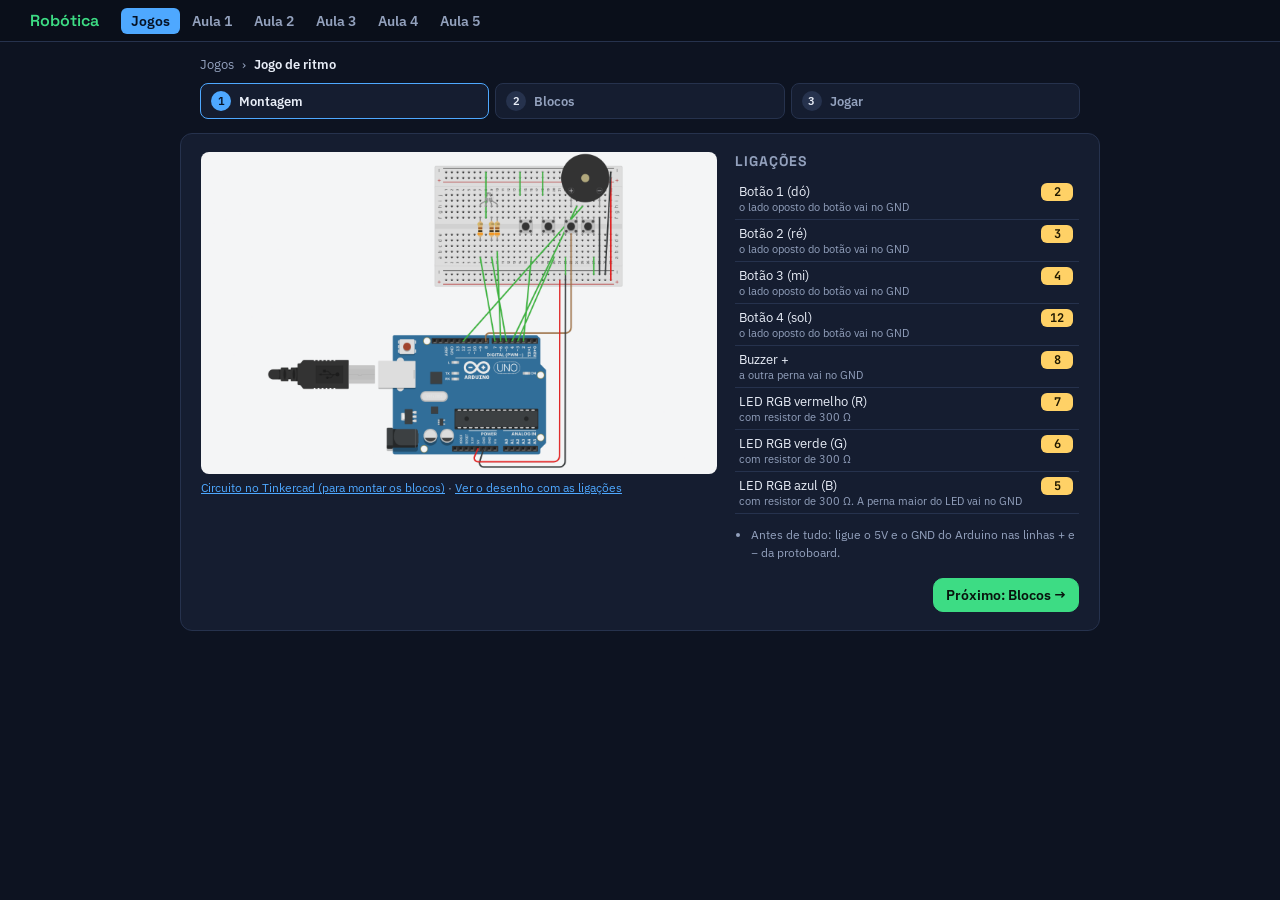
<file: ritmo.html>
<!doctype html>
<html lang="pt-BR">
<head>
<meta charset="utf-8">
<meta name="viewport" content="width=device-width, initial-scale=1">
<link rel="preconnect" href="https://fonts.googleapis.com">
<link href="https://fonts.googleapis.com/css2?family=Space+Grotesk:wght@500;700&family=IBM+Plex+Sans:wght@400;600&family=JetBrains+Mono:wght@400;700&display=swap" rel="stylesheet">
<link rel="stylesheet" href="comum.css">
<title>Robótica</title>
</head>
<body>
<script src="comum.js"></script>
<script>
montarPagina({
  id: 'ritmo',
  tinkercad: 'https://www.tinkercad.com/things/8STi2uKJaz7',
  titulo: 'Jogo de ritmo',
  descricao: 'As notas descem pela tela em 4 colunas. Quando a nota chegar na linha, aperte o botão da coluna dela. Cada botão toca uma nota no buzzer (dó, ré, mi e sol), então acertando tudo sai uma música. O LED fica azul no acerto perfeito, verde no acerto e vermelho no erro.',
  pecas: ['4 botões', 'Buzzer', 'LED RGB', '3 resistores 300 Ω'],
  ligacoes: [
    ['Botão 1 (dó)', '2', 'o lado oposto do botão vai no GND'],
    ['Botão 2 (ré)', '3', 'o lado oposto do botão vai no GND'],
    ['Botão 3 (mi)', '4', 'o lado oposto do botão vai no GND'],
    ['Botão 4 (sol)', '12', 'o lado oposto do botão vai no GND'],
    ['Buzzer +', '8', 'a outra perna vai no GND'],
    ['LED RGB vermelho (R)', '7', 'com resistor de 300 Ω'],
    ['LED RGB verde (G)', '6', 'com resistor de 300 Ω'],
    ['LED RGB azul (B)', '5', 'com resistor de 300 Ω. A perna maior do LED vai no GND'],
  ],
  teclado: 'Sem Arduino: teclas 1, 2, 3 e 4',
  teclas: { '1': 'B1', '2': 'B2', '3': 'B3', '4': 'B4' },
});

const NOTAS = [262, 294, 330, 392];
const CORES = ['#4ea8ff', '#e84393', '#ff9f1c', '#b388ff'];
const QUEDA = 2;                 // segundos que a nota leva do topo até a linha
// Música: cada número é a coluna (1 a 4), 0 é pausa; cada item dura um tempo, '.' divide o tempo em dois
const MUSICA = [
  '1 1 2 3 | 3 2 1 2 | 3 3 4 4 | 3 2 1 0',
  '1 1 2 3 | 3 2 1 2 | 3 4 3 2 | 1 0 1 0',
  '3 3 4 0 | 3 3 4 0 | 2 3 2 1 | 2 0 0 0',
  '1.2 3 1.2 3 | 3.4 3 2.1 2 | 1.2 3.4 3.2 1 | 4 0 1 0',
  '1.1 2.3 3.2 1.2 | 3.3 4.4 3.2 1 | 1.2 3.1 2.3 4 | 4 3 1 0',
];
const BATIDA = 60 / 104;
function montarNotas() {
  const lista = []; let t = 2.5;  // espera 2,5 s antes da primeira nota
  for (const frase of MUSICA) for (const tempo of frase.replace(/\|/g, '').trim().split(/\s+/)) {
    const partes = tempo.split('.');
    partes.forEach((c, i) => { if (c !== '0') lista.push({ t: t + i * BATIDA / partes.length, col: Number(c) - 1 }); });
    t += BATIDA;
  }
  return lista;
}

let estado = 'parado', notas = [], inicio = 0, pontos = 0, combo = 0, maiorCombo = 0;
let perfeitos = 0, bons = 0, erros = 0, avisos = [], brilho = [0, 0, 0, 0], fimEm = 0;
const agoraS = () => (performance.now() - inicio) / 1000;

function comecar() {
  notas = montarNotas(); inicio = performance.now(); estado = 'jogando';
  pontos = combo = maiorCombo = perfeitos = bons = erros = 0; avisos = [];
  Arduino.enviar('o');
}
function aviso(txt, cor, col) { avisos.push({ txt, cor, col, t: 0 }); }
function apertou(col) {
  som(NOTAS[col], 150);
  brilho[col] = 1;
  if (estado !== 'jogando') { if (estado === 'parado' || performance.now() - fimEm > 2000) comecar(); return; }
  const t = agoraS();
  let melhor = null;
  for (const n of notas) if (!n.feita && n.col === col && Math.abs(n.t - t) < 0.18 && (!melhor || Math.abs(n.t - t) < Math.abs(melhor.t - t))) melhor = n;
  if (!melhor) { combo = 0; erros++; Arduino.enviar('r'); aviso('fora do tempo', '#ff5470', col); return; }
  melhor.feita = true; combo++; maiorCombo = Math.max(maiorCombo, combo);
  if (Math.abs(melhor.t - t) < 0.08) { perfeitos++; pontos += 300 * (1 + Math.floor(combo / 10)); Arduino.enviar('b'); aviso('PERFEITO', '#4ea8ff', col); }
  else { bons++; pontos += 100 * (1 + Math.floor(combo / 10)); Arduino.enviar('g'); aviso('bom', '#3ddc84', col); }
}
Arduino.aoReceber = linha => {
  const n = { B1: 0, B2: 1, B3: 2, B4: 3 }[linha];
  if (n !== undefined) apertou(n);
};

let antes = performance.now();
function quadro(agora) {
  requestAnimationFrame(quadro);
  const dt = Math.min(0.1, (agora - antes) / 1000); antes = agora;
  const { ctx, W, H, s } = prepararTela();
  ctx.fillStyle = '#0d1321'; ctx.fillRect(0, 0, W, H);
  const larg = Math.min(130 * s, W / 6), x0 = W / 2 - larg * 2, linhaY = H - 110 * s;

  for (let c = 0; c < 4; c++) {
    brilho[c] = Math.max(0, brilho[c] - dt * 4);
    ctx.fillStyle = c % 2 ? '#121a2c' : '#151f35'; ctx.fillRect(x0 + c * larg, 0, larg, H);
    ctx.globalAlpha = 0.25 + brilho[c] * 0.75; ctx.fillStyle = CORES[c];
    ctx.beginPath(); ctx.arc(x0 + c * larg + larg / 2, linhaY, larg * 0.36, 0, 7); ctx.fill(); ctx.globalAlpha = 1;
    ctx.strokeStyle = CORES[c]; ctx.lineWidth = 4 * s;
    ctx.beginPath(); ctx.arc(x0 + c * larg + larg / 2, linhaY, larg * 0.36, 0, 7); ctx.stroke();
    texto(ctx, String(c + 1), x0 + c * larg + larg / 2, linhaY + 2 * s, 34 * s, '#fff');
    texto(ctx, ['dó', 'ré', 'mi', 'sol'][c], x0 + c * larg + larg / 2, linhaY + 70 * s, 20 * s, '#93a1bd', 'center', 500);
  }

  if (estado === 'jogando') {
    const t = agoraS();
    for (const n of notas) {
      if (!n.feita && t - n.t > 0.18) { n.feita = true; n.perdida = true; combo = 0; erros++; Arduino.enviar('r'); aviso('perdeu', '#ff5470', n.col); }
      if (n.feita) continue;
      const y = linhaY - (n.t - t) / QUEDA * linhaY;
      if (y < -40 * s) continue;
      ctx.fillStyle = CORES[n.col];
      ctx.beginPath(); ctx.roundRect(x0 + n.col * larg + larg * 0.14, y - 16 * s, larg * 0.72, 32 * s, 12 * s); ctx.fill();
    }
    if (notas.every(n => n.feita) && t > notas[notas.length - 1].t + 1) {
      estado = 'fim'; fimEm = performance.now(); recorde('ritmo', pontos); Arduino.enviar('o');
    }
  }
  for (const a of avisos) {
    a.t += dt; ctx.globalAlpha = Math.max(0, 1 - a.t * 1.5);
    texto(ctx, a.txt, x0 + a.col * larg + larg / 2, linhaY - 70 * s - a.t * 60 * s, 22 * s, a.cor);
    ctx.globalAlpha = 1;
  }
  avisos = avisos.filter(a => a.t < 0.7);

  texto(ctx, `${pontos}`, 40 * s, 44 * s, 40 * s, '#fff', 'left');
  texto(ctx, combo >= 5 ? `combo ${combo}` : '', 40 * s, 90 * s, 26 * s, '#ffd166', 'left');
  texto(ctx, `recorde ${recorde('ritmo', 0)}`, W - 40 * s, 44 * s, 20 * s, '#93a1bd', 'right', 500);
  if (estado !== 'jogando') {
    ctx.fillStyle = 'rgba(13,19,33,.82)'; ctx.fillRect(0, 0, W, H);
    if (estado === 'parado') {
      texto(ctx, 'RITMO', W / 2, H / 2 - 80 * s, 90 * s, '#fff');
      texto(ctx, 'aperte o botão quando a nota chegar no círculo', W / 2, H / 2 - 10 * s, 26 * s, '#93a1bd', 'center', 500);
    } else {
      const total = perfeitos + bons + notas.filter(n => n.perdida).length;
      texto(ctx, `${pontos} pontos`, W / 2, H / 2 - 90 * s, 70 * s, '#fff');
      texto(ctx, `${perfeitos} perfeitos · ${bons} bons · ${erros} erros · maior combo ${maiorCombo}`, W / 2, H / 2 - 20 * s, 26 * s, '#93a1bd', 'center', 500);
      texto(ctx, `acertou ${Math.round((perfeitos + bons) / Math.max(1, total) * 100)}% das notas`, W / 2, H / 2 + 20 * s, 26 * s, '#3ddc84', 'center', 600);
    }
    texto(ctx, 'Aperte qualquer botão para começar', W / 2, H / 2 + 80 * s, 26 * s, '#ffd166', 'center', 500);
  }
}
requestAnimationFrame(quadro);
</script>
</body>
</html>
</file>
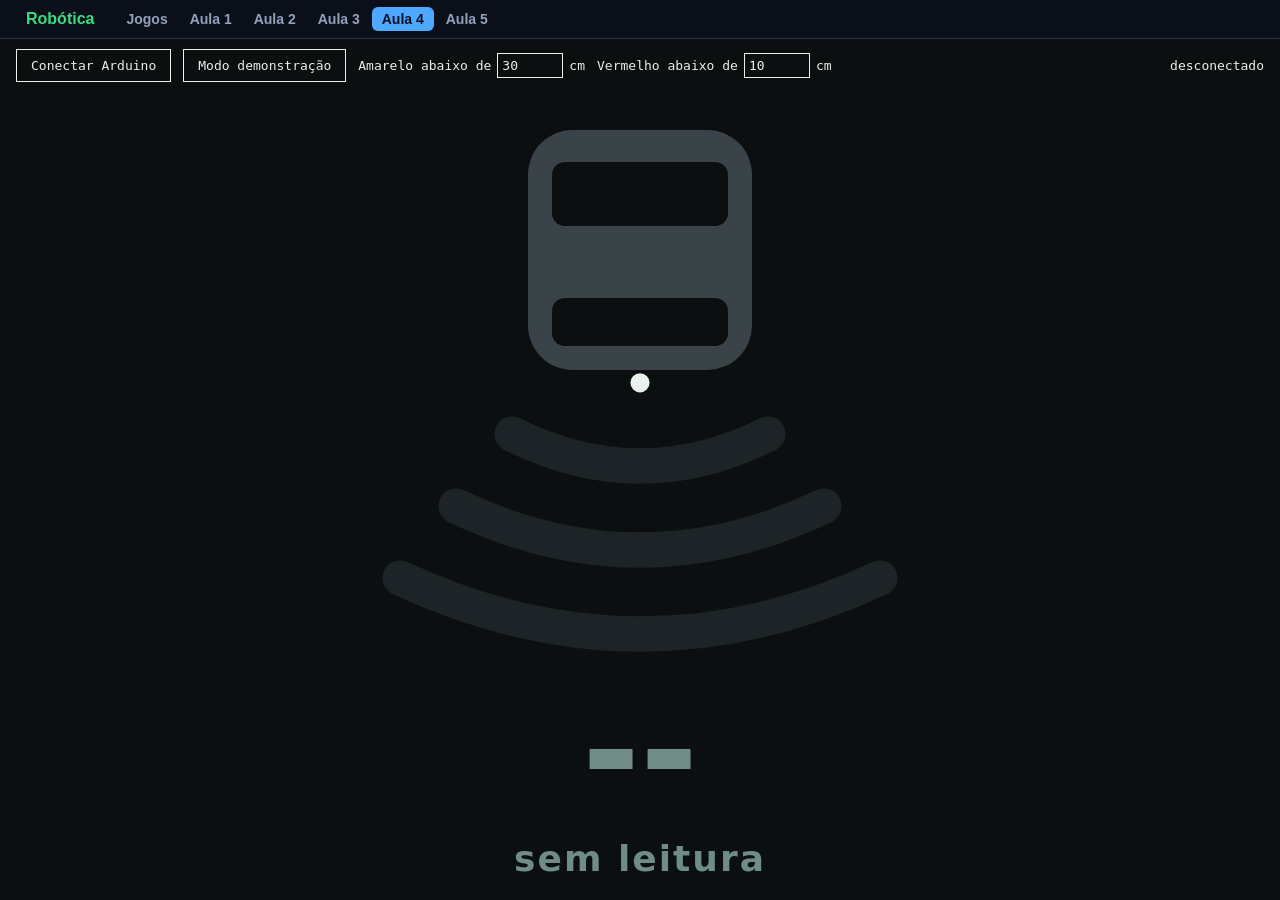
<file: sensor-re.html>
<!doctype html>
<html lang="pt-BR">
<head>
<meta charset="utf-8">
<meta name="viewport" content="width=device-width, initial-scale=1">
<title>Sensor de ré Arduino</title>
<style>
  :root { --verde: #2ecc71; --amarelo: #f1c40f; --vermelho: #ff3b30; --apagado: #1d2427; }
  html, body { margin: 0; height: 100%; background: #0b0f10; color: #e8f1ee; font-family: system-ui, sans-serif; }
  body { display: flex; flex-direction: column; }
  header { display: flex; gap: 12px; align-items: center; padding: 10px 16px; flex-wrap: wrap; font-family: monospace; }
  button { background: #0b0f10; color: #e8f1ee; border: 1px solid #e8f1ee; padding: 8px 14px; font: inherit; cursor: pointer; }
  button:hover { background: #1d2427; }
  label { display: flex; gap: 6px; align-items: center; }
  input { width: 56px; background: #0b0f10; color: #e8f1ee; border: 1px solid #e8f1ee; font: inherit; padding: 4px; }
  #status { margin-left: auto; }
  main { flex: 1; display: flex; flex-direction: column; align-items: center; justify-content: center; gap: 16px; min-height: 0; }
  svg { width: min(92vw, 640px); height: auto; }
  #numero { font-size: clamp(56px, 14vw, 140px); font-weight: 700; line-height: 1; font-variant-numeric: tabular-nums; }
  #aviso { font-size: clamp(22px, 4vw, 36px); font-weight: 600; letter-spacing: 2px; }
</style>
<style>
  .menu { display: flex; gap: 2px; align-items: center; padding: 6px 16px; border-bottom: 1px solid #26324d; background: #0a0f1a; flex-wrap: wrap; font-family: Arial, sans-serif; }
  .menu a { color: #93a1bd; text-decoration: none; padding: 4px 10px; border-radius: 6px; font-weight: 600; font-size: 14px; }
  .menu a:hover { color: #e8edf7; background: #151d30; }
  .menu a.ativo { color: #061224; background: #4ea8ff; }
  .menu .marca { color: #3ddc84; font-size: 16px; margin-right: 10px; }
</style>
</head>
<body>
<script src="comum.js"></script>
<script>document.write(menuHtml('Aula 4'))</script>
<header>
  <button id="conectar">Conectar Arduino</button>
  <button id="demo">Modo demonstração</button>
  <label>Amarelo abaixo de <input id="limAmarelo" type="number" value="30" min="1"> cm</label>
  <label>Vermelho abaixo de <input id="limVermelho" type="number" value="10" min="1"> cm</label>
  <span id="status">desconectado</span>
</header>
<main>
  <!-- Carro visto de cima, com as três faixas de aviso atrás do para-choque -->
  <svg viewBox="0 0 400 345" aria-label="Carro visto de cima com três faixas de aviso atrás dele">
    <rect x="130" y="10" width="140" height="150" rx="28" fill="#3a4448"/>
    <rect x="145" y="30" width="110" height="40" rx="8" fill="#0b0f10"/>
    <rect x="145" y="115" width="110" height="30" rx="8" fill="#0b0f10"/>
    <circle cx="200" cy="168" r="6" fill="#e8f1ee"/>
    <path id="faixa1" d="M120 200 Q200 240 280 200" fill="none" stroke-width="22" stroke-linecap="round"/>
    <path id="faixa2" d="M85 245 Q200 300 315 245" fill="none" stroke-width="22" stroke-linecap="round"/>
    <path id="faixa3" d="M50 290 Q200 360 350 290" fill="none" stroke-width="22" stroke-linecap="round"/>
  </svg>
  <div id="numero">--</div>
  <div id="aviso">sem leitura</div>
</main>
<script>
const status = document.getElementById('status');
const numero = document.getElementById('numero');
const aviso = document.getElementById('aviso');
const faixas = [1, 2, 3].map(i => document.getElementById('faixa' + i));
const limAmarelo = document.getElementById('limAmarelo');
const limVermelho = document.getElementById('limVermelho');
const COR = { verde: 'var(--verde)', amarelo: 'var(--amarelo)', vermelho: 'var(--vermelho)', apagado: 'var(--apagado)' };

// Mesma decisão em escada dos blocos: primeiro o vermelho, depois o amarelo
function nivel(dist, amarelo, vermelho) {
  if (!(dist > 0)) return 'sem';  // 0 = o eco não voltou
  if (dist < vermelho) return 'vermelho';
  if (dist < amarelo) return 'amarelo';
  return 'verde';
}

// Recebe uma distância (do Arduino ou da demonstração) e redesenha
function leitura(dist) {
  const n = nivel(dist, Number(limAmarelo.value) || 30, Number(limVermelho.value) || 10);
  numero.textContent = n === 'sem' ? '--' : `${dist} cm`;
  const acesas = { sem: 0, verde: 1, amarelo: 2, vermelho: 3 }[n];
  // faixa3 é a de fora (verde): acende primeiro; faixa1, colada no carro, só no vermelho
  const cores = [COR.vermelho, COR.amarelo, COR.verde];
  faixas.forEach((f, i) => f.setAttribute('stroke', 3 - i <= acesas ? cores[i] : COR.apagado));
  numero.style.color = n === 'sem' ? '#6f8c87' : COR[n];
  aviso.style.color = numero.style.color;
  aviso.textContent = { sem: 'sem leitura', verde: 'LONGE', amarelo: 'PERTO', vermelho: 'MUITO PERTO' }[n];
}
leitura(0);

// A linha pode ser só "23" (sensor de ré) ou "90,23" (radar): vale o último número
function distanciaDaLinha(linha) {
  const partes = linha.trim().split(',');
  const d = Number(partes[partes.length - 1]);
  return linha.trim() !== '' && Number.isFinite(d) ? Math.round(d) : null;
}

// Conexão com o Arduino pela USB (Web Serial, funciona no Chrome e no Edge)
document.getElementById('conectar').onclick = async () => {
  if (!('serial' in navigator)) {
    alert('Este navegador não conecta na USB. Abra no Google Chrome ou no Microsoft Edge.');
    return;
  }
  try {
    const porta = await navigator.serial.requestPort();
    await porta.open({ baudRate: 9600 });
    pararDemo();
    status.textContent = 'conectado';
    const decodificador = new TextDecoder();
    let sobra = '';
    let fim = false;
    while (porta.readable && !fim) {
      const leitor = porta.readable.getReader();
      try {
        while (true) {
          const { value, done } = await leitor.read();
          if (done) { fim = true; break; }
          const linhas = (sobra + decodificador.decode(value, { stream: true })).split('\n');
          sobra = linhas.pop();
          for (const linha of linhas) {
            const d = distanciaDaLinha(linha);
            if (d !== null) leitura(d);
          }
        }
      } catch (e) {
        status.textContent = 'conectado (recuperou: ' + e.name + ')';
        sobra = '';
      } finally {
        leitor.releaseLock();
      }
    }
    status.textContent = 'desconectado (cabo saiu ou placa reiniciou), clique em Conectar de novo';
  } catch (e) {
    status.textContent = 'erro: ' + e.message;
  }
};

// Demonstração sem Arduino: um objeto chegando perto e se afastando
let demoTimer = null;
function pararDemo() { clearInterval(demoTimer); demoTimer = null; }
document.getElementById('demo').onclick = () => {
  if (demoTimer) { pararDemo(); status.textContent = 'desconectado'; leitura(0); return; }
  status.textContent = 'demonstração';
  let d = 60, passo = -2;
  demoTimer = setInterval(() => {
    leitura(d);
    d += passo;
    if (d <= 4 || d >= 60) passo = -passo;
  }, 200);
};

// Autoteste rápido da decisão e da leitura da linha (aparece no console)
console.assert(nivel(5, 30, 10) === 'vermelho' && nivel(20, 30, 10) === 'amarelo' && nivel(45, 30, 10) === 'verde' && nivel(0, 30, 10) === 'sem', 'nivel');
console.assert(distanciaDaLinha('23\r') === 23 && distanciaDaLinha('90,41') === 41 && distanciaDaLinha('') === null && distanciaDaLinha('abc') === null, 'linha');
</script>
</body>
</html>
</file>
<file: comum.css>
:root {
  --fundo: #0d1321; --painel: #151d30; --borda: #26324d; --texto: #e8edf7; --suave: #93a1bd;
  --verde: #3ddc84; --vermelho: #ff5470; --azul: #4ea8ff; --amarelo: #ffd166; --roxo: #b388ff;
}
* { box-sizing: border-box; }
html, body { margin: 0; background: var(--fundo); color: var(--texto); font-family: 'IBM Plex Sans', Arial, sans-serif; font-size: 15px; }
a { color: var(--azul); }
h1, h2, h3 { font-family: 'Space Grotesk', Arial, sans-serif; margin: 0; }
code, pre, .mono { font-family: 'JetBrains Mono', monospace; }
button { font: inherit; cursor: pointer; border-radius: 10px; border: 1px solid var(--borda); background: var(--painel); color: var(--texto); padding: 7px 12px; font-size: 14px; }
button:hover { border-color: var(--azul); }
button.forte { background: var(--verde); color: #08130d; border-color: var(--verde); font-weight: 600; }

/* Página de jogo em passos */
.trilha { max-width: 920px; margin: 0 auto; padding: 14px 20px 0; font-size: 13px; color: var(--suave); display: flex; gap: 8px; align-items: center; }
.trilha a { color: var(--suave); text-decoration: none; }
.trilha a:hover { color: var(--texto); }
.trilha b { color: var(--texto); font-weight: 600; }
.passos-nav { max-width: 920px; margin: 10px auto 0; padding: 0 20px; list-style: none; display: flex; gap: 6px; }
.passos-nav li { flex: 1; display: flex; align-items: center; gap: 8px; padding: 7px 10px; border-radius: 8px; background: var(--painel); border: 1px solid var(--borda); color: var(--suave); font-size: 13px; font-weight: 600; cursor: pointer; }
.passos-nav li span { width: 20px; height: 20px; border-radius: 50%; display: grid; place-items: center; background: #26324d; font-size: 11px; color: var(--texto); }
.passos-nav li.ativo { border-color: var(--azul); color: var(--texto); }
.passos-nav li.ativo span { background: var(--azul); color: #061224; }
.passos-nav li.feito span { background: var(--verde); color: #08130d; }
.passo { display: none; }
.passo.ativo { display: block; }
main.passo { max-width: 920px; margin: 14px auto 40px; padding: 18px 20px; background: var(--painel); border: 1px solid var(--borda); border-radius: 12px; box-sizing: border-box; width: calc(100% - 40px); }
main.passo h2 { font-size: 14px; color: var(--suave); text-transform: uppercase; letter-spacing: 1px; margin: 14px 0 8px; }
.desc { font-size: 15px; line-height: 1.55; margin: 0; }
.nota { color: var(--suave); font-size: 12px; margin: 8px 0 0; }
.montagem { display: grid; grid-template-columns: 1.5fr 1fr; gap: 18px; align-items: start; }
.montagem figure { margin: 0; }
.montagem img { width: 100%; border-radius: 8px; display: block; background: #f4f6f8; }
.montagem figcaption { font-size: 12px; color: var(--suave); margin-top: 6px; }
.montagem h2 { margin-top: 0 !important; }
.montagem table { width: 100%; border-collapse: collapse; font-size: 13px; }
.montagem td { padding: 5px 4px; border-bottom: 1px solid var(--borda); vertical-align: top; }
.montagem td small { display: block; color: var(--suave); font-size: 11px; }
.avisos { margin: 12px 0 0; padding-left: 16px; font-size: 12px; color: var(--suave); line-height: 1.5; }
.pino { display: inline-block; min-width: 32px; text-align: center; font-family: 'JetBrains Mono', monospace; font-weight: 700; font-size: 12px; background: var(--amarelo); color: #221a00; border-radius: 6px; padding: 1px 6px; }
.pecas { display: flex; flex-wrap: wrap; gap: 6px; margin: 0; padding: 0; list-style: none; }
.pecas li { background: #1d2740; border: 1px solid var(--borda); border-radius: 999px; padding: 3px 10px; font-size: 13px; }
.dica-codigo { font-size: 13px; color: var(--suave); margin: 0 0 10px; }
#codigo, .parte pre { background: #0a0f1a; border: 1px solid var(--borda); border-radius: 10px; padding: 14px; overflow: auto; max-height: 60vh; font-size: 12.5px; line-height: 1.45; margin: 0; }
.navpasso { display: flex; justify-content: space-between; margin-top: 16px; }

/* Passo Jogar */
.jogar.ativo { display: flex; flex-direction: column; margin-top: 10px; }
.barra { display: flex; gap: 10px; align-items: center; padding: 7px 20px; flex-wrap: wrap; border-bottom: 1px solid var(--borda); border-top: 1px solid var(--borda); }
.barra .status { color: var(--suave); font-size: 13px; }
.barra .dica { color: var(--suave); font-size: 12px; margin-left: auto; }
.led { width: 16px; height: 16px; border-radius: 50%; background: #333; border: 2px solid #555; transition: background .1s, box-shadow .1s; }
.jogar canvas { flex: 1; width: 100%; min-height: 0; display: block; }

@media (max-width: 760px) { .montagem { grid-template-columns: 1fr; } .passos-nav li { font-size: 0; gap: 0; justify-content: center; } }

/* Menu do topo */
.menu { display: flex; gap: 2px; align-items: center; padding: 6px 20px; border-bottom: 1px solid var(--borda); background: #0a0f1a; flex-wrap: wrap; }
.menu a { color: var(--suave); text-decoration: none; padding: 4px 10px; border-radius: 6px; font-weight: 600; font-size: 14px; }
.menu a:hover { color: var(--texto); background: var(--painel); }
.menu a.ativo { color: #061224; background: var(--azul); }
.menu .marca { color: var(--verde); font-family: 'Space Grotesk', Arial, sans-serif; font-size: 16px; margin-right: 10px; }

.parte { margin-bottom: 12px; }
.parte-topo { display: flex; align-items: baseline; gap: 8px; flex-wrap: wrap; margin-bottom: 6px; font-size: 13px; }
.parte-topo span { width: 20px; height: 20px; border-radius: 50%; background: var(--azul); color: #061224; font-size: 11px; font-weight: 700; display: inline-grid; place-items: center; flex: none; align-self: center; }
.parte-topo b { font-size: 14px; }
.parte-topo em { font-style: normal; color: var(--suave); }
.parte pre { max-height: none !important; }
.inteiro summary { cursor: pointer; color: var(--azul); font-size: 13px; font-weight: 600; margin: 4px 0 8px; }

.blocos-img { width: 100%; display: block; border-radius: 8px; border: 1px solid var(--borda); background: #f9f9f9; }
.pullup { margin-top: 14px; background: #1d2740; border-left: 4px solid var(--amarelo); border-radius: 8px; padding: 10px 14px; font-size: 13px; line-height: 1.5; }
.pullup p { margin: 6px 0; }
.pullup pre { background: #0a0f1a; border-radius: 6px; padding: 8px 12px; margin: 6px 0; font-size: 13px; }
.pullup code { font-family: 'JetBrains Mono', monospace; color: var(--amarelo); }
</file>
